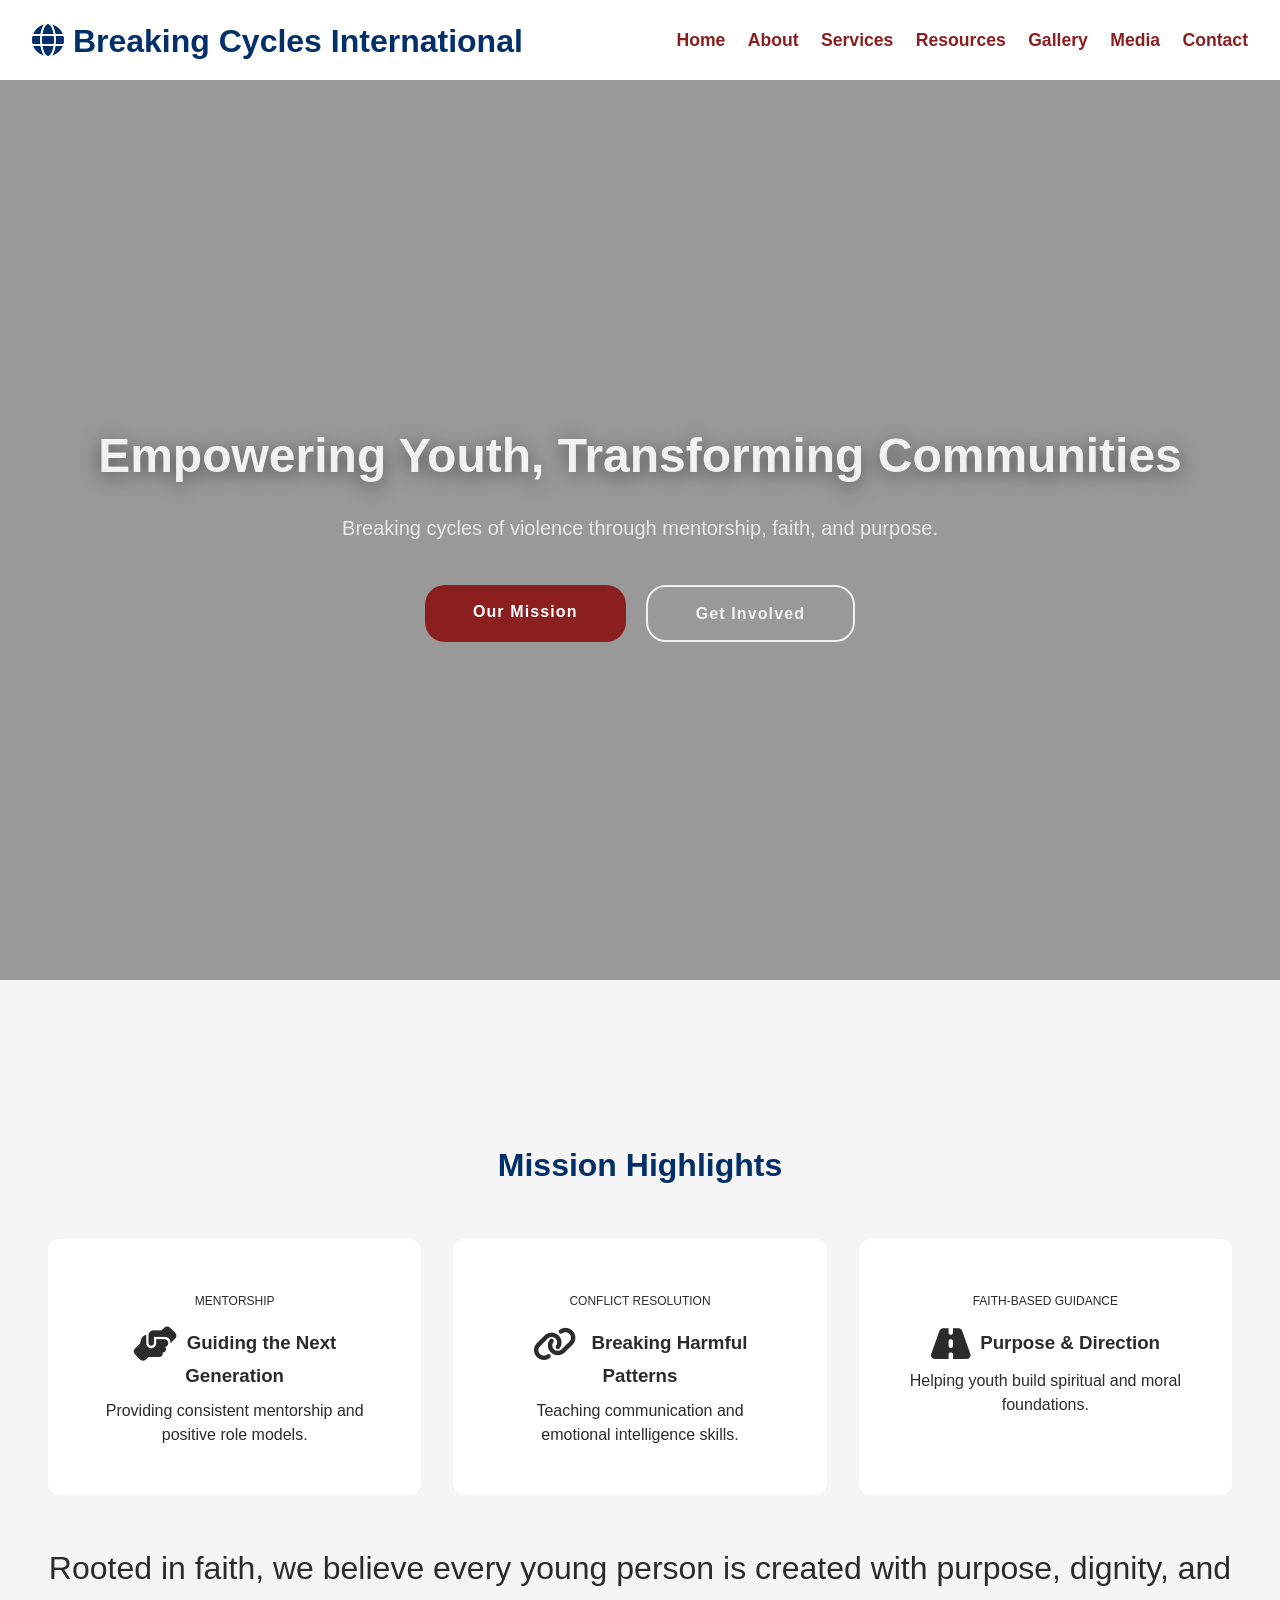
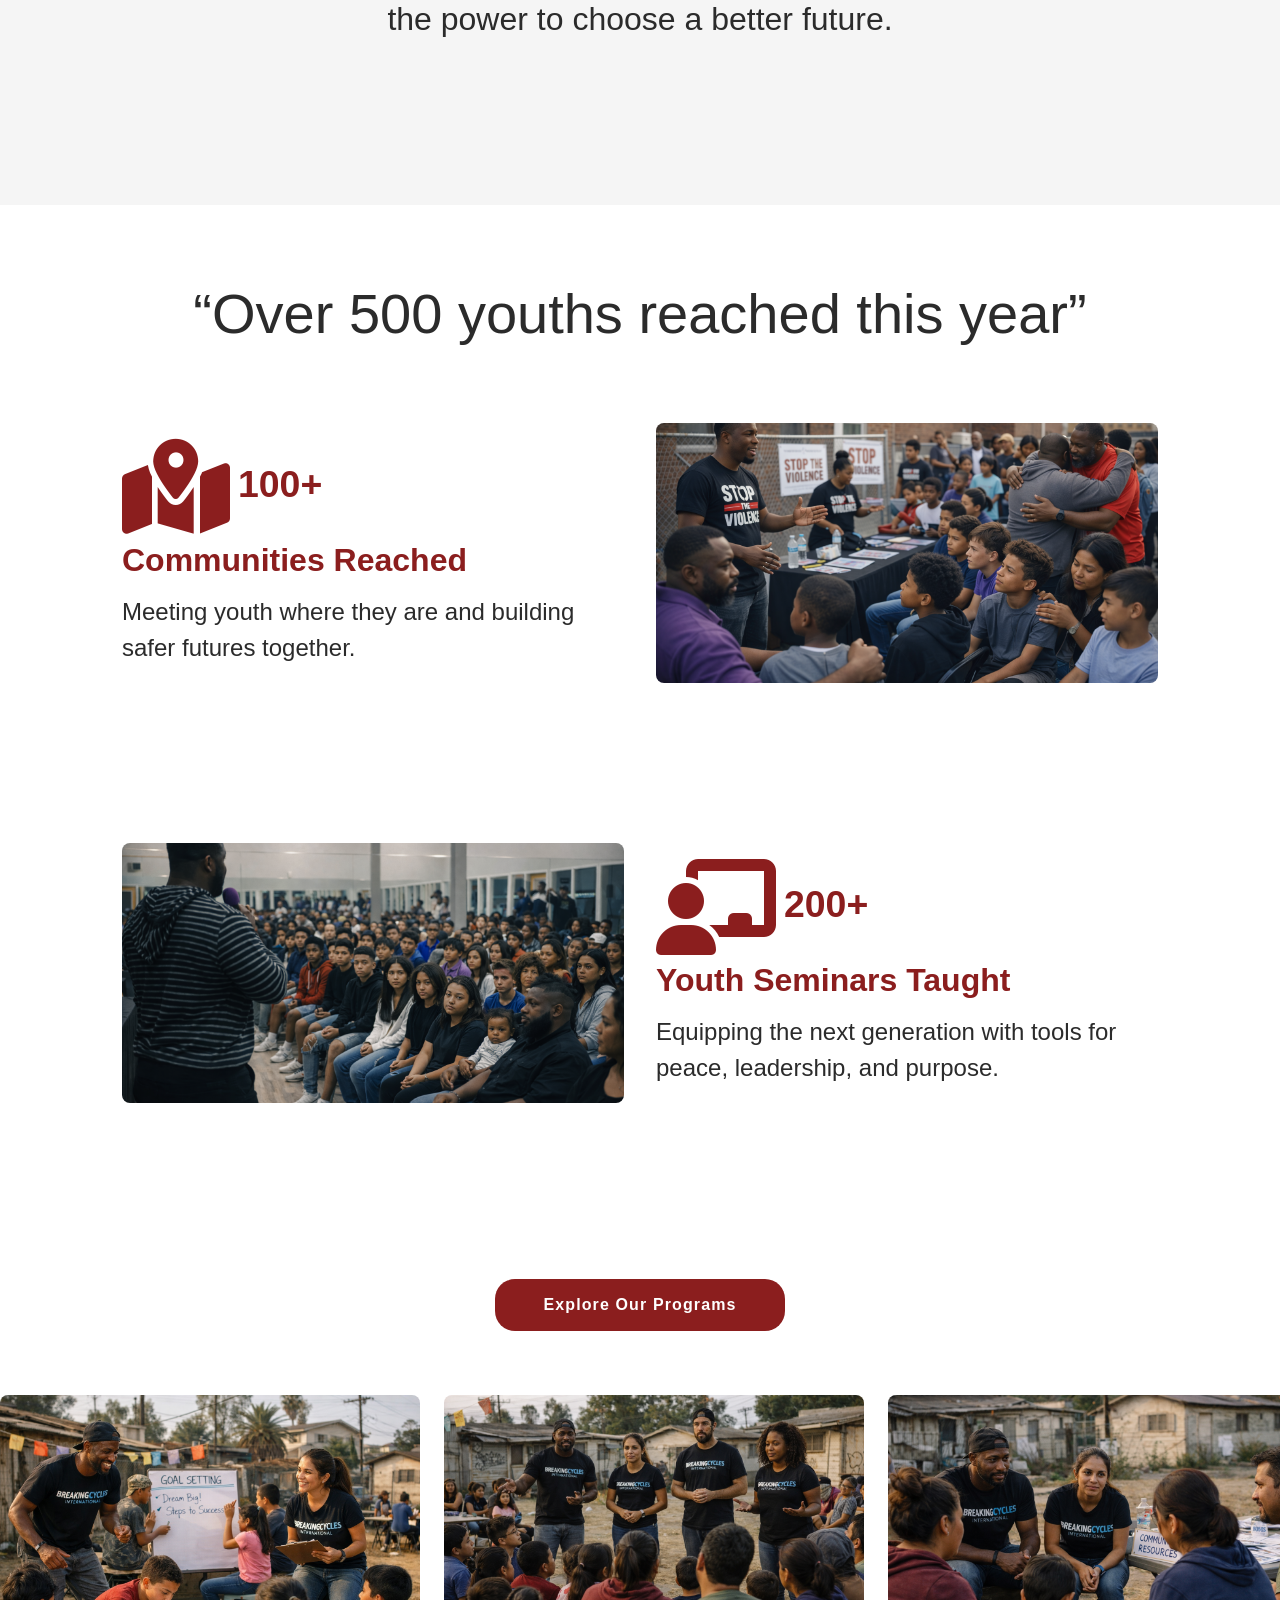
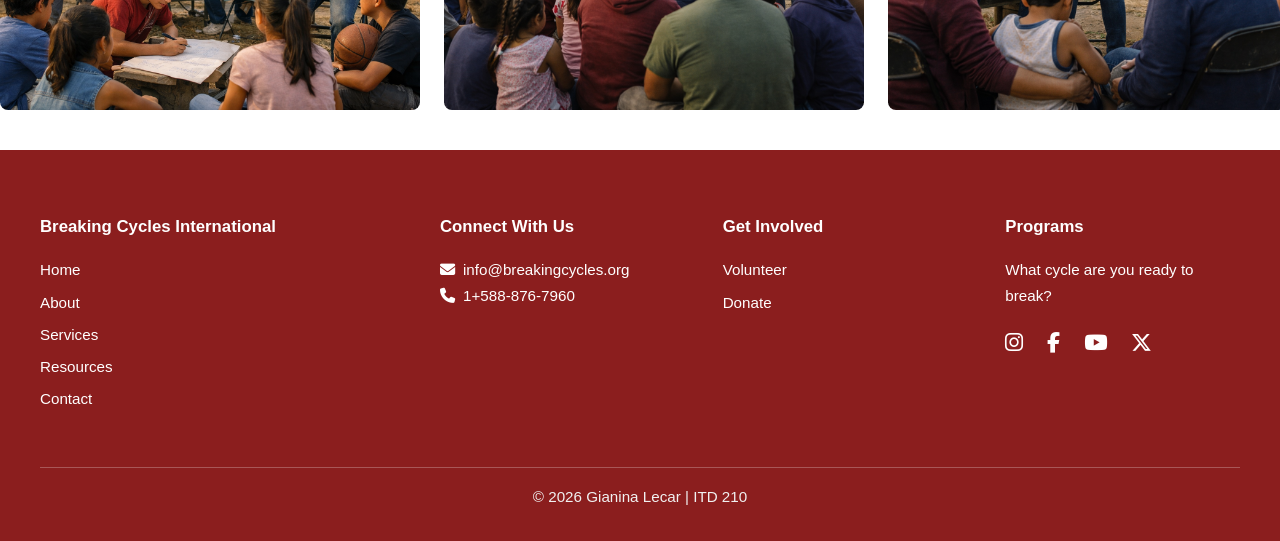
<file: index.html>
<!DOCTYPE html>
<html lang="en">
<head>
    <meta charset="UTF-8">
    <meta name="viewport" content="width=device-width, initial-scale=1.0">
    <meta http-equiv="Content-Security-Policy" content="
   default-src 'self';
   script-src 'self' https://kit.fontawesome.com https://cdn.jsdelivr.net https://cdn.tailwindcss.com;
   style-src 'self' 'unsafe-inline' https://fonts.googleapis.com https://cdnjs.cloudflare.com;
   font-src 'self' https://fonts.gstatic.com https://cdnjs.cloudflare.com;
   img-src 'self' data:;
   media-src 'self';
   connect-src 'self';
   object-src 'none';
   frame-ancestors 'none';
   base-uri 'self';
   ">
    <title>Home | Breaking Cycles International</title>
    <link rel="preconnect" href="https://fonts.googleapis.com">
    <link rel="preconnect" href="https://fonts.gstatic.com" crossorigin>
    <link href="https://fonts.googleapis.com/css2?family=Inter:wght@300;400;700&family=Montserrat:wght@600;800&display=swap" rel="stylesheet">
    <link rel="stylesheet" href="https://cdnjs.cloudflare.com/ajax/libs/font-awesome/6.5.1/css/all.min.css"/>
    
    <link rel="stylesheet" href="css/style.css">
</head>

<body>
      <!-- BACK-TO-TOP BUTTON: Lets users quickly return to the top of the page. -->
      <button class="back-to-top" id="backToTop" type="button" aria-label="Back to top">
      <i class="fa-solid fa-arrow-up" aria-hidden="true"></i>
      </button>

    <!-- Header Section -->
     <header class="site-header">
      <div class="logo"><i class="fa-solid fa-globe stat-icon" aria-hidden="true"></i>
         <span> Breaking Cycles International</span>
      </div>

      <!-- Desktop Navigation -->
      <nav class="desktop-nav">
        <ul>
            <li><a href="index.html">Home</a></li>
            <li><a href="about.html">About</a></li>
            <li><a href="services.html">Services</a></li>
            <li><a href="resources.html">Resources</a></li>
            <li><a href="gallery.html">Gallery</a></li>
            <li><a href="media.html">Media</a></li>
            <li><a href="contact.html">Contact</a></li>
        </ul>
     </nav>

     <!-- Mobile Nav Button -->
     <button class="menu-toggle" id="mobileToggle" aria-label="Open Menu">
      <i class="fa-solid fa-bars stat-icon" aria-hidden="true"></i>
     </button>
     </header>

     <!-- Mobile Navigation -->
   <nav class="mobile-nav" id="mobileNav" aria-label="Mobile navigation" aria-hidden="true">
      <button class="close-menu" id="closeMenu" aria-label="Close menu">
         <i class="fa-solid fa-xmark" aria-hidden="true"></i>
      </button>
        <ul>
            <li><a href="index.html">Home</a></li>
            <li><a href="about.html">About</a></li>
            <li><a href="services.html">Services</a></li>
            <li><a href="resources.html">Resources</a></li>
            <li><a href="gallery.html">Gallery</a></li>
            <li><a href="media.html">Media</a></li>
            <li><a href="contact.html">Contact</a></li>
        </ul>
     </nav>

     <!-- Main -->
     <main>
      <!--Hero Section-->
        <section class="hero">
            <video autoplay muted loop playsinline preload="metadata">
            <source src="images/hero.mp4" type="video/mp4">
            <!-- IMAGE CREDIT (AI-GENERATED)
               FILE/PAGE: index.html (Hero section)
               Image file: hero.mp4
               Creator: GIANINA LECAR (with AI assistance)
               Tool: Artlist.io
               Date created: 2026-02-02
               Prompt: A cinematic, documentary-style video showing diverse mentors and youths 
               in a low-income community center, engaging in calm one-on-one conversations, handshakes, 
               and supportive gestures to prevent violence through trust, guidance, and unity.
               Edits: none
               Notes: AI-generated image used for educational purposes.
            -->
            </video>
            <div class="hero-darken"></div>

         <div class="hero-overlay">
            <h1 class="load-in">Empowering Youth, Transforming Communities</h1>
            <p class="hero-subtext load-in-delay">Breaking cycles of violence through mentorship, faith, and purpose.</p>
            <div class="hero-actions load-in-delay">
               <a href="about.html" class="btn primary">Our Mission</a>
               <a href="contact.html" class="btn secondary">Get Involved</a>
            </div>
         </div>
        </section>

        <!-- Mission Highlights-->
         <section id="highlights" class="fade-in">
            <h2>Mission Highlights</h2>

            <div class="cards">
               <article class="card">
                  <div id="card-text">
                   <span class="card-tag">Mentorship</span>
                     <h3><i class="fa-solid fa-handshake-angle stat-icon" aria-hidden="true"></i>Guiding the Next Generation</h3>
                     <p>Providing consistent mentorship and positive role models.</p>
                  </div>
               </article>
               <article class="card">
                  <div id="card-text">
                   <span class="card-tag">Conflict Resolution</span>
                     <h3><i class="fa-solid fa-chain stat-icon" aria-hidden="true"></i> Breaking Harmful Patterns</h3>
                     <p>Teaching communication and emotional intelligence skills.</p>
                  </div>
               </article>
               <article class="card">
                  <div id="card-text">
                   <span class="card-tag">Faith-Based Guidance</span>
                     <h3><i class="fa-solid fa-road stat-icon" aria-hidden="true"></i>Purpose & Direction</h3>
                     <p>Helping youth build spiritual and moral foundations.</p>
                  </div>
               </article>
            </div>
            <section class="faith-bridge fade-in">
               <p>Rooted in faith, we believe every young person is created with purpose,
               dignity, and the power to choose a better future.</p>
            </section>
         </section>
         
         <!-- Stats -->
         <section class="stats-section">
            <blockquote class="impact-quote">
               “Over 500 youths reached this year”
            </blockquote>

               <!-- Stats Content -->
               <div class="stats-row fade-in">
                  <div class="stats-text">
                     
                     <h3><i class="fa-solid fa-map-location-dot stat-icon" aria-hidden="true"></i>100+</h3>
                     <p>Communities Reached<br>
                     <span>Meeting youth where they are and building safer futures together.</span></p>
                  </div>
                  <img class="stat-img" src="images/community.png" alt="Urban community anti-violence event with African American mentors speaking to children and families">
                  <!-- IMAGE CREDIT (AI-GENERATED)
                   FILE/PAGE: index.html (Stat section)
                   Image file: community.png
                   Creator: GIANINA LECAR (with AI assistance)
                   Tool: ChatGPT Image Generation
                   Date created: 2026-02-02
                   Prompt: Urban community anti-violence event with African American mentors speaking to children, 
                   “STOP THE VIOLENCE” signs, diverse families gathered, emotional moments of support and hugging, 
                   brick apartment buildings in the background, candid documentary style, natural lighting, 
                   realistic, heartfelt, community unity and mentorship.
                   Edits: none
                   Notes: AI-generated image used for educational purposes.
                   -->
               </div>

               <div class="stats-row fade-in">
                  <img class="stat-img" src="images/seminar.png" alt="A speaker addressing a diverse audience of mostly youths with parents">
                  <!-- IMAGE CREDIT (AI-GENERATED)
                   FILE/PAGE: index.html (Stat section)
                   Image file: seminar.png
                   Creator: GIANINA LECAR (with AI assistance)
                   Tool: ChatGPT Image Generation
                   Date created: 2026-02-02
                   Prompt: A cinematic, photorealistic scene of a speaker addressing a diverse 
                   audience of mostly youths with parents present, capturing a focused moment of leadership, 
                   learning, and shared responsibility, where attentive faces and mirrored walls 
                   reflect collective growth and community impact.
                   Edits: none
                   Notes: AI-generated image used for educational purposes.
                   -->
                  <div class="stats-text">
                     
                     <h3><i class="fa-solid fa-chalkboard-user stat-icon" aria-hidden="true"></i>200+</h3>
                     <p>Youth Seminars Taught<br>
                     <span>Equipping the next generation with tools for peace, leadership, and purpose.</span></p>
                  </div>
               </div>
               <div class="stats-cta">
                  <a href="programs.html" class="btn explore">Explore Our Programs</a>
               </div>
               <!-- AI Assistance Citation
                Tool: ChatGPT
                Date: 2026-02-01
                Where used: Stats section (Z-pattern layout with image placeholders)
                What AI did: Suggested semantic HTML structure for a two-row Z-pattern layout, including placement of image placeholders and statistic text to match a wireframe mockup.
                What I did: Integrated the structure into my homepage, adjusted wording to match my nonprofit content, and ensured it aligned with my overall site layout and accessibility goals.
                Prompt summary: Asked how to create a Z-pattern stats section with image placeholders that matched my homepage mockup.
                -->
               <!-- Stats End -->
         </section>

         <div class="scroll-wrapper">
            <div class="scroll-container">
               <!-- original images -->
               <img src="images/mentor_kids.png" alt="A group of mentors with children">
               <img src="images/mentor_speech.png" alt="Mentors giving a speech">
               <img src="images/mentor_parents.png" alt="Mentors talking to parents">
               <img src="images/one_one.png" alt="Mentor talking to a child">

               <!-- duplicate images for seamless loop -->
               <img src="images/mentor_kids.png" alt="A group of mentors with children">
               <img src="images/mentor_speech.png" alt="Mentors giving a speech">
               <img src="images/mentor_parents.png" alt="Mentors talking to parents">
               <img src="images/one_one.png" alt="Mentor talking to a child">
            </div>
         </div>
               <!-- IMAGE CREDIT (AI-GENERATED)
                   FILE/PAGE: index.html (Scroll section)
                   Image file: mentor_kids.png
                   Creator: GIANINA LECAR (with AI assistance)
                   Tool: ChatGPT Image Generation
                   Date created: 2026-02-03
                   Prompt: BreakingCyclesInternational mentors guiding a youth workshop outdoors, 
                   kids participating in activities and discussions, positive energy, low-income 
                   neighborhood setting, cinematic realism, 8k, photorealistic, 4:3 horizontal.
                   Edits: none
                   Notes: AI-generated image used for educational purposes.
                   -->
               <!-- IMAGE CREDIT (AI-GENERATED)
                   FILE/PAGE: index.html (Scroll section)
                   Image file: mentor_speech.png
                   Creator: GIANINA LECAR (with AI assistance)
                   Tool: ChatGPT Image Generation
                   Date created: 2026-02-03
                   Prompt: diverse Mentors from BreakingCyclesInternational speaking to diverse children 
                   and parents at a neighborhood gathering in a low-income urban community, open discussion, 
                   attentive faces, unity and hope, photorealistic, natural lighting, 8k, 
                   documentary style, 4:3 horizontal.
                   Edits: none
                   Notes: AI-generated image used for educational purposes.
                   -->
               <!-- IMAGE CREDIT (AI-GENERATED)
                   FILE/PAGE: index.html (Scroll section)
                   Image file: mentor_parents.png
                   Creator: GIANINA LECAR (with AI assistance)
                   Tool: ChatGPT Image Generation
                   Date created: 2026-02-03
                   Prompt: BreakingCyclesInternational mentors listening to parents during a small 
                   group conversation, empathy and reassurance, diverse families seated together, 
                   community resource table, realistic textures, natural light, 8k, 
                   photorealistic, 4:3 horizontal.
                   Edits: none
                   Notes: AI-generated image used for educational purposes.
                   -->
               <!-- IMAGE CREDIT (AI-GENERATED)
                   FILE/PAGE: index.html (Scroll section)
                   Image file: one_one.png
                   Creator: GIANINA LECAR (with AI assistance)
                   Tool: ChatGPT Image Generation
                   Date created: 2026-02-03
                   Prompt: BreakingCyclesInternational mentor kneeling to talk with a young child 
                   while a parent watches nearby, quiet encouragement and trust, urban housing background, 
                   candid moment, photorealistic, shallow depth of field, 8k, 4:3 horizontal.
                   Edits: none
                   Notes: AI-generated image used for educational purposes.
                   -->
     </main>
     <!-- Footer -->
     <footer class="site-footer">
      <div class="footer-grid">
         <!-- Column 1 -->
         <div class="footer-column1">
            <h4>Breaking Cycles International</h4>
            <nav class="footer-nav">
               <a href="index.html">Home</a>
               <a href="about.html">About</a>
               <a href="services.html">Services</a>
               <a href="resources.html">Resources</a>
               <a href="contact.html">Contact</a>
            </nav>
         </div>

         <!-- Column 2 -->
         <div class="footer-column">
            <h4>Connect With Us</h4>
            <p><i class="fa-solid fa-envelope stat-icon" aria-hidden="true"></i>info@breakingcycles.org</p>
            <p><i class="fa-solid fa-phone stat-icon" aria-hidden="true"></i>1+588-876-7960</p>
         </div>

         <!-- Column 3 -->
         <div class="footer-column">
            <h4>Get Involved</h4>
            <a href="#">Volunteer</a>
            <a href="#">Donate</a>
         </div>

         <!-- Column 4 -->
         <div class="footer-column">
            <h4>Programs</h4>
            <p>What cycle are you ready to break?</p>

            <div class="social-icons">
               <a href="#" aria-label="Instagram">
                  <i class="fa-brands fa-instagram"></i>
               </a>
               <a href="#" aria-label="Facebook">
                  <i class="fa-brands fa-facebook-f"></i>
               </a>
               <a href="#" aria-label="YouTube">
                  <i class="fa-brands fa-youtube"></i>
               </a>
               <a href="#" aria-label="X (Twitter)">
                  <i class="fa-brands fa-x-twitter"></i>
               </a>
            </div>
         </div>
      </div>
      <div class="footer-bottom">
         <p>&copy; 2026 Gianina Lecar | ITD 210</p>
      </div>
     </footer>
   <script src="js/script.js" defer></script>
</body>
</html>
</file>
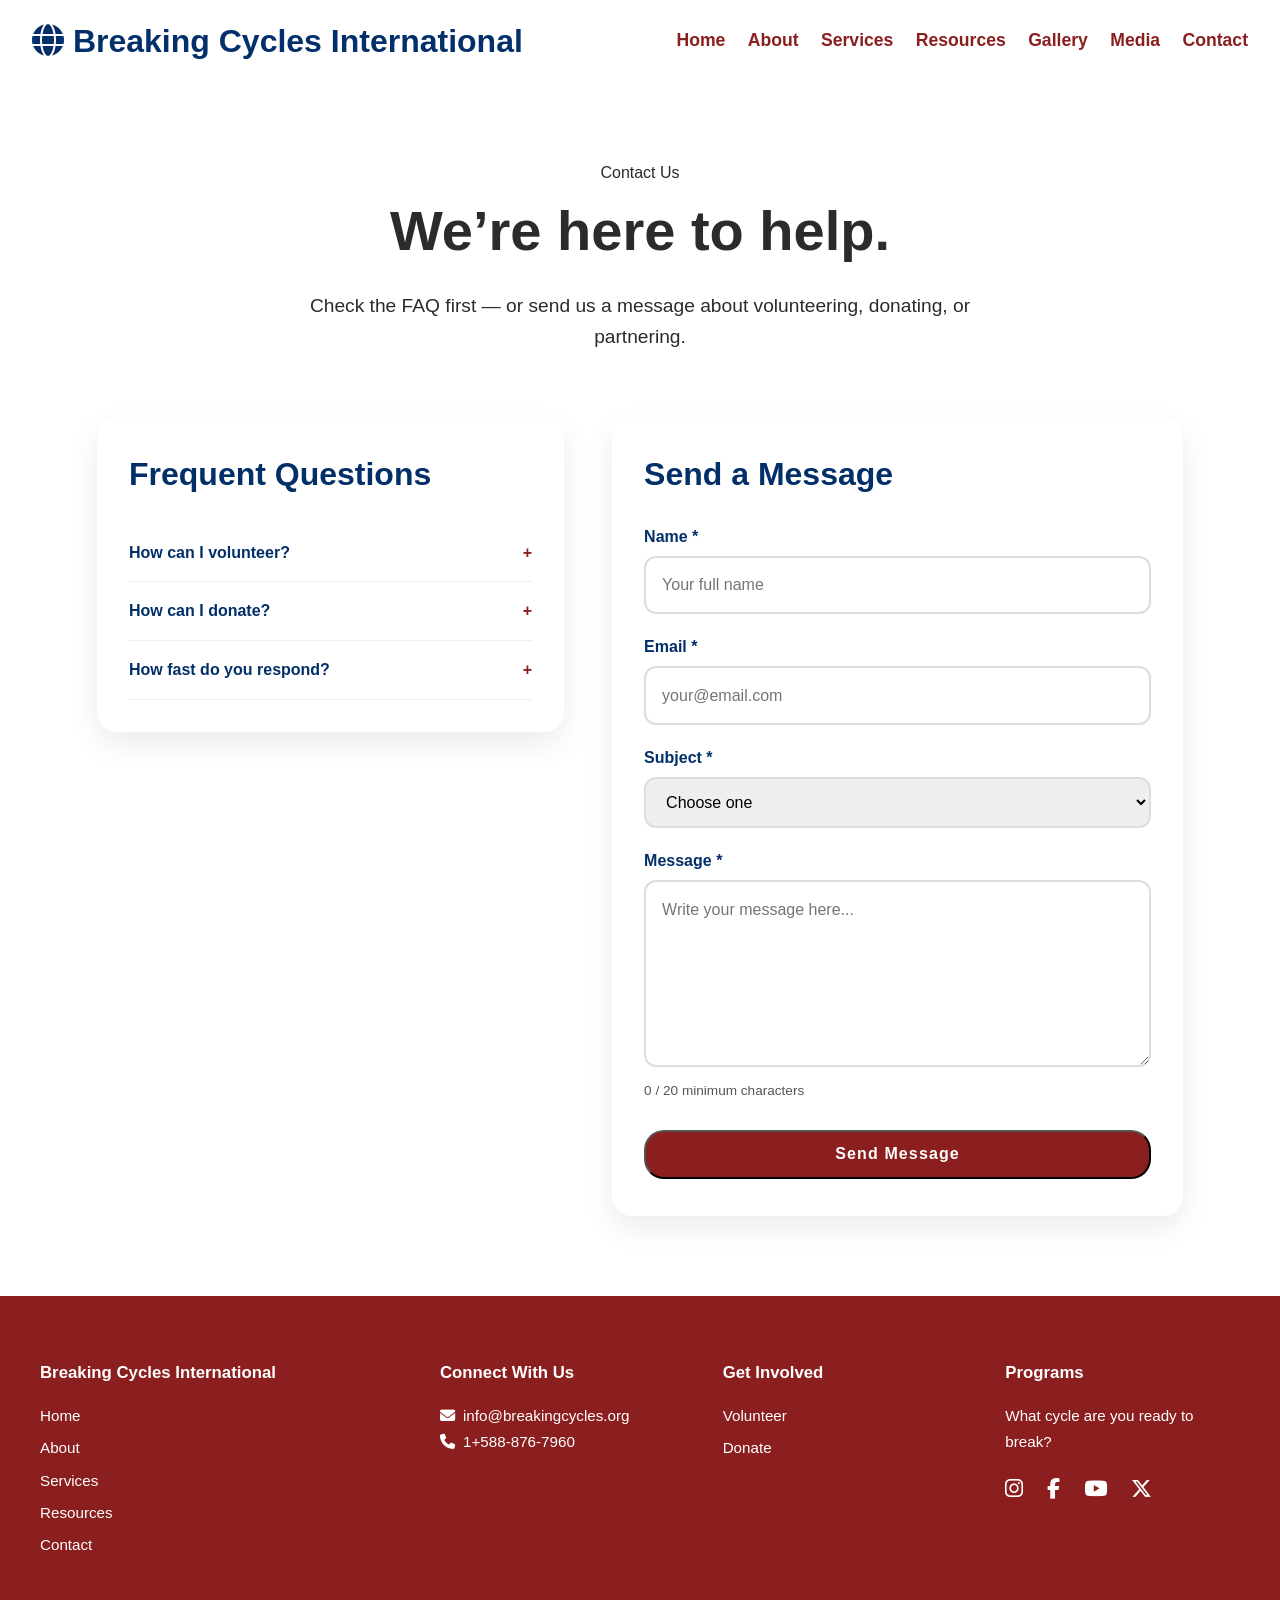
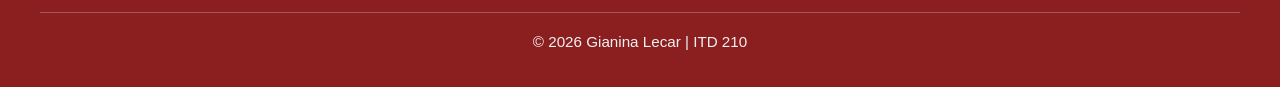
<file: contact.html>
<!DOCTYPE html>
<html lang="en">
<head>
    <meta charset="UTF-8">
    <meta name="viewport" content="width=device-width, initial-scale=1.0">
    <meta http-equiv="Content-Security-Policy" content="
    default-src 'self';
    script-src 'self' https://kit.fontawesome.com https://cdn.jsdelivr.net https://cdn.tailwindcss.com;
    style-src 'self' 'unsafe-inline' https://fonts.googleapis.com https://cdnjs.cloudflare.com;
    font-src 'self' https://fonts.gstatic.com https://cdnjs.cloudflare.com;
    img-src 'self' data:;
    media-src 'self';
    connect-src 'self' https://formspree.io;
    object-src 'none';
    frame-ancestors 'none';
    base-uri 'self';
    ">
    <title>Contact | Breaking Cycles International</title>
    <link rel="preconnect" href="https://fonts.googleapis.com">
    <link rel="preconnect" href="https://fonts.gstatic.com" crossorigin>
    <link href="https://fonts.googleapis.com/css2?family=Inter:wght@300;400;700&family=Montserrat:wght@600;800&display=swap" rel="stylesheet">
    <link rel="stylesheet" href="https://cdnjs.cloudflare.com/ajax/libs/font-awesome/6.5.1/css/all.min.css"/>
    <link rel="stylesheet" href="css/style.css">
</head>
<body>
      <!-- BACK-TO-TOP BUTTON: Lets users quickly return to the top of the page. -->
      <button class="back-to-top" id="backToTop" type="button" aria-label="Back to top">
      <i class="fa-solid fa-arrow-up" aria-hidden="true"></i>
      </button>   
      
    <!-- Header Section -->
     <header class="site-header">
      <div class="logo"><i class="fa-solid fa-globe stat-icon"></i>
         <span> Breaking Cycles International</span>
      </div>

      <!-- Desktop Navigation -->
      <nav class="desktop-nav">
        <ul>
            <li><a href="index.html">Home</a></li>
            <li><a href="about.html">About</a></li>
            <li><a href="services.html">Services</a></li>
            <li><a href="resources.html">Resources</a></li>
            <li><a href="gallery.html">Gallery</a></li>
            <li><a href="media.html">Media</a></li>
            <li><a href="contact.html">Contact</a></li>
        </ul>
     </nav>

     <!-- Mobile Nav Button -->
     <button class="menu-toggle" id="mobileToggle" aria-label="Open Menu">
      <i class="fa-solid fa-bars stat-icon"></i>
     </button>
     </header>

     <!-- Mobile Navigation -->
    <nav class="mobile-nav" id="mobileNav" aria-label="Mobile navigation" aria-hidden="true">
      <button class="close-menu" id="closeMenu" aria-label="Close menu">
        <i class="fa-solid fa-xmark" aria-hidden="true"></i>
      </button>
        <ul>
            <li><a href="index.html">Home</a></li>
            <li><a href="about.html">About</a></li>
            <li><a href="services.html">Services</a></li>
            <li><a href="resources.html">Resources</a></li>
            <li><a href="gallery.html">Gallery</a></li>
            <li><a href="media.html">Media</a></li>
            <li><a href="contact.html">Contact</a></li>
        </ul>
    </nav> 
    <main class="contact-wrap">
        <section class="contact-heading">
            <span class="eyebrow">Contact Us</span>
            <h1>We’re here to help.</h1>
            <p>Check the FAQ first — or send us a message about volunteering, donating, or partnering.</p>
        </section>

        <div class="contact-two-col">

            <!-- FAQ accordion -->
            <section class="faq">
            <h2>Frequent Questions</h2>

            <div class="faq-item">
                <button class="faq-q" aria-expanded="false" aria-controls="faqVolunteer">
                How can I volunteer?
                </button>
                <div class="faq-a">
                <p>Select “Volunteer” in the form and share how you would like to help.</p>
                </div>
            </div>

            <div class="faq-item">
                <button class="faq-q" aria-expanded="false" aria-controls="faqDonate">
                How can I donate?
                </button>
                <div class="faq-a">
                <p>Select “Donate” in the form and tell us what type of support you would like to provide.</p>
                </div>
            </div>

            <div class="faq-item">
                <button class="faq-q" aria-expanded="false" aria-controls="faqResponse">
                How fast do you respond?
                </button>
                <div class="faq-a">
                <p>We aim to respond within 24–48 hours.</p>
                </div>
            </div>
            </section>

            <!-- Formspree form -->
            <section class="contact-form-card">
                <h2>Send a Message</h2>

                <form id="contactForm" action="https://formspree.io/f/meenjryq" method="POST" novalidate>
                    
                    <div class="form-group">
                    <label for="name">Name *</label>
                    <input type="text" id="name" name="name" placeholder="Your full name" required aria-describedby="nameError">
                    <p class="error-message" id="nameError"></p>
                    </div>

                    <div class="form-group">
                    <label for="email">Email *</label>
                    <input type="email" id="email" name="email" placeholder="your@email.com" required aria-describedby="emailError">
                    <p class="error-message" id="emailError"></p>
                    </div>

                    <div class="form-group">
                    <label for="subject">Subject *</label>
                    <select id="subject" name="subject" required aria-describedby="subjectError">
                        <option value="">Choose one</option>
                        <option value="Volunteer">Volunteer</option>
                        <option value="Donate">Donate</option>
                        <option value="Partnership">Partnership</option>
                        <option value="General Question">General Question</option>
                    </select>
                    <p class="error-message" id="subjectError"></p>
                    </div>

                    <div class="form-group">
                    <label for="message">Message *</label>
                    <textarea id="message" name="message" rows="6" placeholder="Write your message here..." required aria-describedby="messageCounter messageError"></textarea>
                    <p id="messageCounter" class="character-counter">0 / 20 minimum characters</p>
                    <p class="error-message" id="messageError"></p>
                    </div>

                    <button type="submit" class="btn primary">Send Message</button>

                    <p id="formStatus" class="form-status" aria-live="polite"></p>
                </form>

                <!-- SUCCESS CARD: Appears after a successful Formspree submission. -->
                <div id="successCard" class="success-card" hidden aria-live="polite" tabindex="-1">
                    <i class="fa-solid fa-circle-check"></i>
                    <h3>Message Sent Successfully!</h3>
                    <p>
                        Thank you for reaching out. Your message has been received, and we will respond as soon as possible.
                    </p>
                    <a href="contact.html" class="btn primary">Send Another Message</a>
                </div>
            </section>

        </div>        
    </main>
    <!-- FOOTER SECTION
    The footer has supporting information and additional links. -->

    <!-- Footer -->
    <footer class="site-footer">
        <div class="footer-grid">
         <!-- Column 1 -->
         <div class="footer-column1">
            <h4>Breaking Cycles International</h4>
            <nav class="footer-nav">
               <a href="index.html">Home</a>
               <a href="about.html">About</a>
               <a href="services.html">Services</a>
               <a href="resources.html">Resources</a>
               <a href="contact.html">Contact</a>
            </nav>
         </div>

         <!-- Column 2 -->
         <div class="footer-column">
            <h4>Connect With Us</h4>
            <p><i class="fa-solid fa-envelope stat-icon" aria-hidden="true"></i>info@breakingcycles.org</p>
            <p><i class="fa-solid fa-phone stat-icon" aria-hidden="true"></i>1+588-876-7960</p>
         </div>

         <!-- Column 3 -->
         <div class="footer-column">
            <h4>Get Involved</h4>
            <a href="#">Volunteer</a>
            <a href="#">Donate</a>
         </div>

         <!-- Column 4 -->
         <div class="footer-column">
            <h4>Programs</h4>
            <p>What cycle are you ready to break?</p>

            <div class="social-icons">
               <a href="#" aria-label="Instagram">
                  <i class="fa-brands fa-instagram"></i>
               </a>
               <a href="#" aria-label="Facebook">
                  <i class="fa-brands fa-facebook-f"></i>
               </a>
               <a href="#" aria-label="YouTube">
                  <i class="fa-brands fa-youtube"></i>
               </a>
               <a href="#" aria-label="X (Twitter)">
                  <i class="fa-brands fa-x-twitter"></i>
               </a>
            </div>
         </div>
      </div>
      <div class="footer-bottom">
         <p>&copy; 2026 Gianina Lecar | ITD 210</p>
      </div>
    </footer>
    <script src="js/script.js" defer></script>
</body>
</html>
</file>
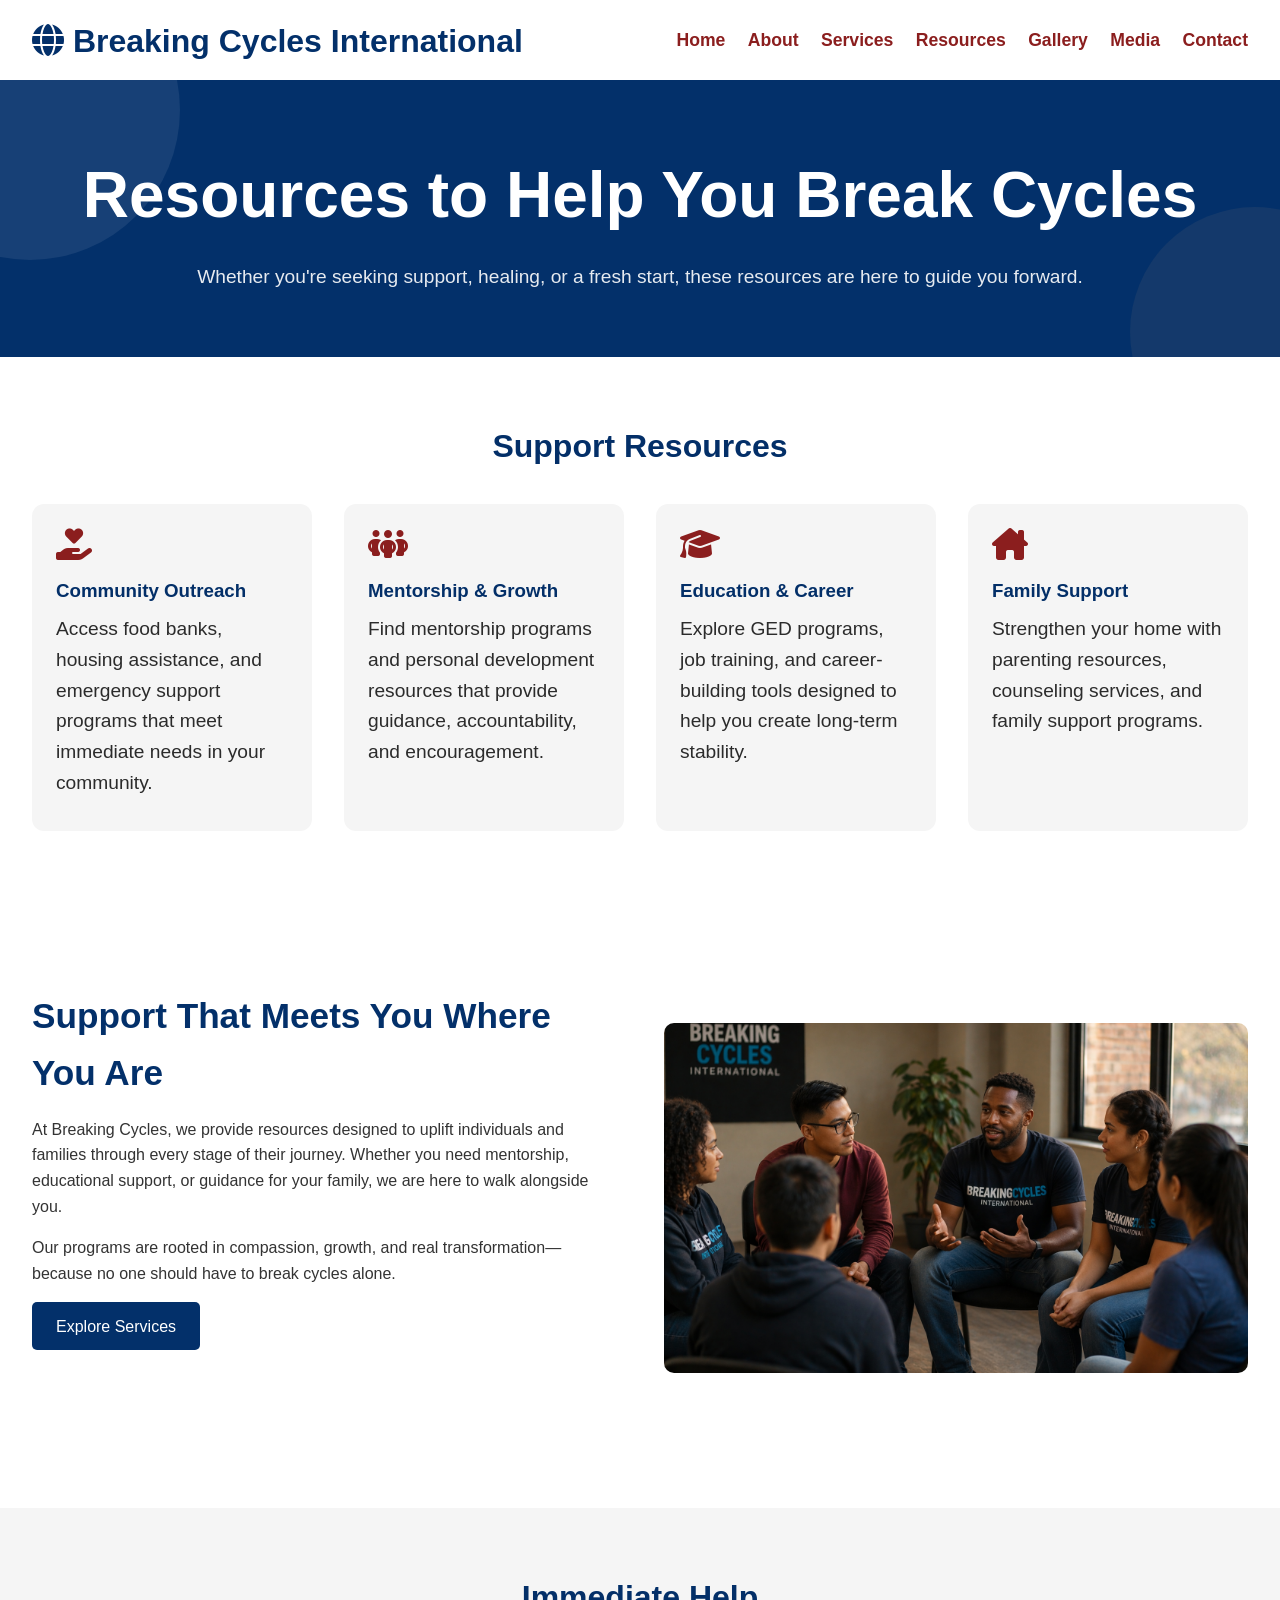
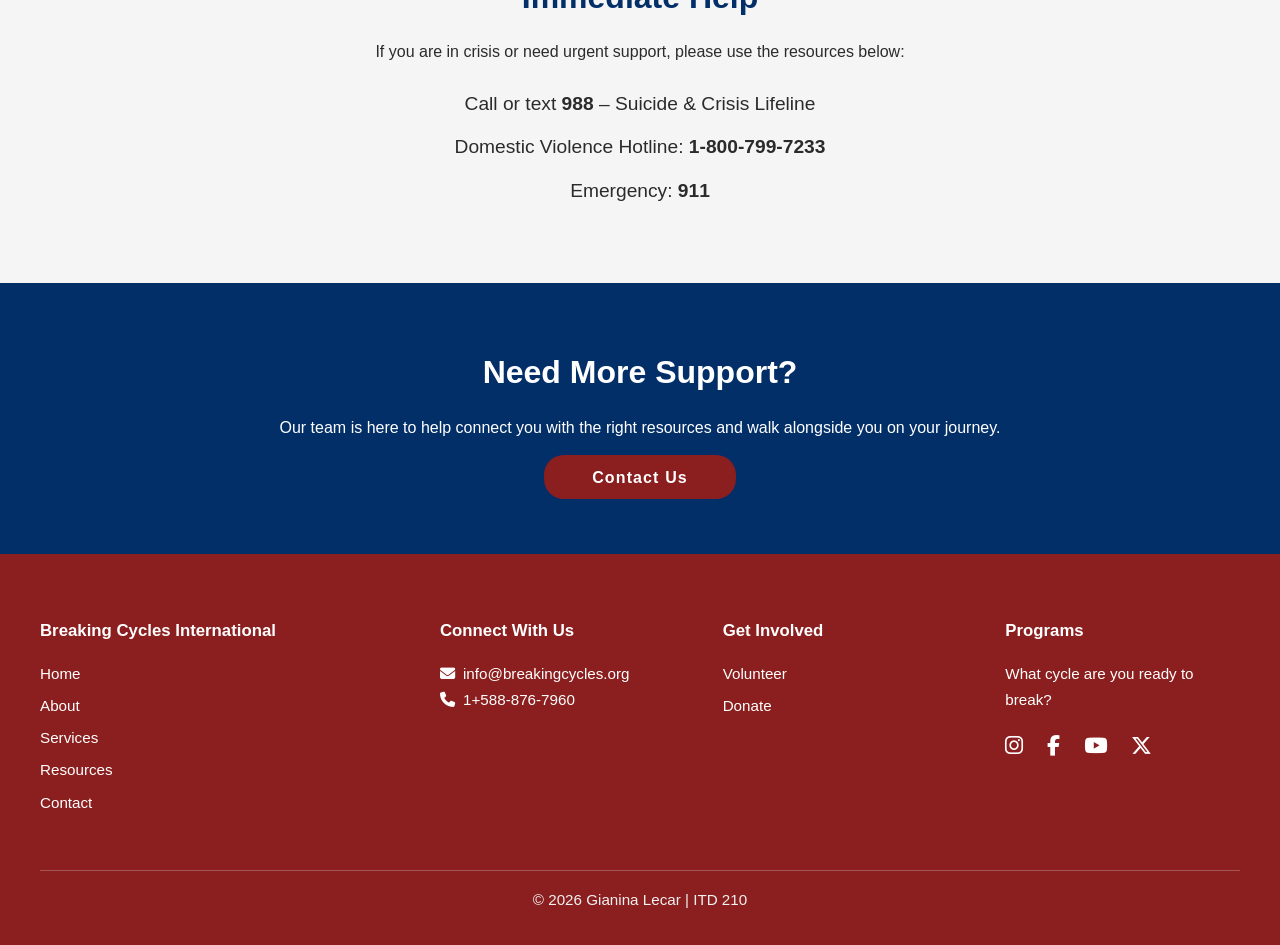
<file: resources.html>
<!DOCTYPE html>
<html lang="en">
<head>
    <meta charset="UTF-8">
    <meta name="viewport" content="width=device-width, initial-scale=1.0">
    <meta http-equiv="Content-Security-Policy" content="
   default-src 'self';
   script-src 'self' https://kit.fontawesome.com https://cdn.jsdelivr.net https://cdn.tailwindcss.com;
   style-src 'self' 'unsafe-inline' https://fonts.googleapis.com https://cdnjs.cloudflare.com;
   font-src 'self' https://fonts.gstatic.com https://cdnjs.cloudflare.com;
   img-src 'self' data:;
   media-src 'self';
   connect-src 'self';
   object-src 'none';
   frame-ancestors 'none';
   base-uri 'self';
   ">
    <title>Resources | Breaking Cycles International</title>
    <link rel="preconnect" href="https://fonts.googleapis.com">
    <link rel="preconnect" href="https://fonts.gstatic.com" crossorigin>
    <link href="https://fonts.googleapis.com/css2?family=Inter:wght@300;400;700&family=Montserrat:wght@600;800&display=swap" rel="stylesheet">
    <link rel="stylesheet" href="https://cdnjs.cloudflare.com/ajax/libs/font-awesome/6.5.1/css/all.min.css"/>
    
    <link rel="stylesheet" href="css/style.css">
</head>
<body>
      <!-- BACK-TO-TOP BUTTON: Lets users quickly return to the top of the page. -->
      <button class="back-to-top" id="backToTop" type="button" aria-label="Back to top">
      <i class="fa-solid fa-arrow-up" aria-hidden="true"></i>
      </button>

     <!-- Header Section -->
     <header class="site-header">
      <div class="logo"><i class="fa-solid fa-globe stat-icon" aria-hidden="true"></i>
         <span> Breaking Cycles International</span>
      </div>

      <!-- Desktop Navigation -->
      <nav class="desktop-nav">
        <ul>
            <li><a href="index.html">Home</a></li>
            <li><a href="about.html">About</a></li>
            <li><a href="services.html">Services</a></li>
            <li><a href="resources.html">Resources</a></li>
            <li><a href="gallery.html">Gallery</a></li>
            <li><a href="media.html">Media</a></li>
            <li><a href="contact.html">Contact</a></li>
        </ul>
     </nav>

     <!-- Mobile Nav Button -->
     <button class="menu-toggle" id="mobileToggle" aria-label="Open Menu">
      <i class="fa-solid fa-bars stat-icon" aria-hidden="true"></i>
     </button>
     </header>

     <!-- Mobile Navigation -->
      <nav class="mobile-nav" id="mobileNav" aria-label="Mobile navigation" aria-hidden="true">
         <button class="close-menu" id="closeMenu" aria-label="Close menu">
            <i class="fa-solid fa-xmark" aria-hidden="true"></i>
         </button>
        <ul>
            <li><a href="index.html">Home</a></li>
            <li><a href="about.html">About</a></li>
            <li><a href="services.html">Services</a></li>
            <li><a href="resources.html">Resources</a></li>
            <li><a href="gallery.html">Gallery</a></li>
            <li><a href="media.html">Media</a></li>
            <li><a href="contact.html">Contact</a></li>
        </ul>
      </nav>

     <main>
        <!-- Hero Section-->
        <section class="about-hero">
            <div class="hero-shape shape1"></div>
            <div class="hero-shape shape2"></div>
            <h1>Resources to Help You Break Cycles</h1>
            <p>Whether you're seeking support, healing, or a fresh start, these resources are here to guide you forward.</p>
        </section>

        <!-- Resource Section -->
        <section class="resources-section">
            <h2>Support Resources</h2>
            <div class="resources-grid">
                <div class="resource-card" tabindex="0" role="button" aria-expanded="false">
                    <i class="fa-solid fa-hand-holding-heart resource-icon" aria-hidden="true"></i>
                    <h3>Community Outreach</h3>
                    <p>Access food banks, housing assistance, and emergency support programs
                    that meet immediate needs in your community.</p>

                  <div class="more-info">
                     <ul>
                        <li>Food banks & meal programs</li>
                        <li>Emergency housing support</li>
                        <li>Financial assistance resources</li>
                     </ul>
                  </div>  
                </div>

                <div class="resource-card" tabindex="0" role="button" aria-expanded="false">
                    <i class="fa-solid fa-people-group resource-icon" aria-hidden="true"></i>
                    <h3>Mentorship & Growth</h3>
                    <p>Find mentorship programs and personal development resources that
                    provide guidance, accountability, and encouragement.</p>

                  <div class="more-info">
                     <ul>
                        <li>1-on-1 mentoring</li>
                        <li>Life coaching</li>
                        <li>Accountability groups</li>
                     </ul>
                  </div>                    
                </div>

                <div class="resource-card" tabindex="0" role="button" aria-expanded="false">
                    <i class="fa-solid fa-graduation-cap resource-icon" aria-hidden="true"></i>
                    <h3>Education & Career</h3>
                    <p>Explore GED programs, job training, and career-building tools
                    designed to help you create long-term stability.</p>

                  <div class="more-info">
                     <ul>
                        <li>GED prep and testing support</li>
                        <li>Job training & certification programs</li>
                        <li>College and trade school guidance</li>
                     </ul>
                  </div>                    
                </div>

                <div class="resource-card" tabindex="0" role="button" aria-expanded="false">
                    <i class="fa-solid fa-house-chimney resource-icon" aria-hidden="true"></i>
                    <h3>Family Support</h3>
                    <p>Strengthen your home with parenting resources, counseling services,
                    and family support programs.</p>

                  <div class="more-info">
                     <ul>
                        <li>Housing stability and emergency family assistance</li>
                        <li>Child development and early learning resources</li>
                        <li>Mental health and emotional wellness support</li>
                     </ul>
                  </div>                    
                </div>

            </div>
        </section>

        <section class="resources-split">
            <div class="resources-text">
               <h2>Support That Meets You Where You Are</h2>
               <p>
                  At Breaking Cycles, we provide resources designed to uplift individuals and families 
                  through every stage of their journey. Whether you need mentorship, educational support, 
                  or guidance for your family, we are here to walk alongside you.
               </p>
               <p>
                  Our programs are rooted in compassion, growth, and real transformation—because no one 
                  should have to break cycles alone.
               </p>
               <a href="services.html" class="resources-btn">Explore Services</a>
            </div>

            <div class="resources-image">
               <img src="images/resource_img1.png" alt="Community mentorship and support session">
            </div>
         </section>

        <!-- Crisis Section -->
        <section class="crisis-section">
            <h2>Immediate Help</h2>
            <p>If you are in crisis or need urgent support, please use the resources below:</p>
            <ul>
                <li>Call or text <strong>988</strong> – Suicide & Crisis Lifeline</li>
                <li>Domestic Violence Hotline: <strong>1-800-799-7233</strong></li>
                <li>Emergency: <strong>911</strong></li>
            </ul>
        </section>

        <section class="resources-cta">
            <h2>Need More Support?</h2>
            <p>Our team is here to help connect you with the right resources and walk
            alongside you on your journey.</p>
            <a href="contact.html" class="btn primary">Contact Us</a>
        </section>
     </main>

     <!-- Footer -->
     <footer class="site-footer">
      <div class="footer-grid">
         <!-- Column 1 -->
         <div class="footer-column1">
            <h4>Breaking Cycles International</h4>
            <nav class="footer-nav">
               <a href="index.html">Home</a>
               <a href="about.html">About</a>
               <a href="services.html">Services</a>
               <a href="resources.html">Resources</a>
               <a href="contact.html">Contact</a>
            </nav>
         </div>

         <!-- Column 2 -->
         <div class="footer-column">
            <h4>Connect With Us</h4>
            <p><i class="fa-solid fa-envelope stat-icon" aria-hidden="true"></i>info@breakingcycles.org</p>
            <p><i class="fa-solid fa-phone stat-icon" aria-hidden="true"></i>1+588-876-7960</p>
         </div>

         <!-- Column 3 -->
         <div class="footer-column">
            <h4>Get Involved</h4>
            <a href="#">Volunteer</a>
            <a href="#">Donate</a>
         </div>

         <!-- Column 4 -->
         <div class="footer-column">
            <h4>Programs</h4>
            <p>What cycle are you ready to break?</p>

            <div class="social-icons">
               <a href="#" aria-label="Instagram">
                  <i class="fa-brands fa-instagram"></i>
               </a>
               <a href="#" aria-label="Facebook">
                  <i class="fa-brands fa-facebook-f"></i>
               </a>
               <a href="#" aria-label="YouTube">
                  <i class="fa-brands fa-youtube"></i>
               </a>
               <a href="#" aria-label="X (Twitter)">
                  <i class="fa-brands fa-x-twitter"></i>
               </a>
            </div>
         </div>
      </div>
      <div class="footer-bottom">
         <p>&copy; 2026 Gianina Lecar | ITD 210</p>
      </div>
     </footer> 
     <script src="js/script.js" defer></script>    
</body>
</html>
</file>
<file: css/style.css>
:root{

/* Color palette */
--primary-blue:#032f68;
--primary-red:#8B1E1E;
--light-gray:#f5f5f5;
--text-dark:#2B2B2B;
--white:#ffffff;

/* Typography scale using clamp()
Clamp allows text to grow between a minimum and maximum size depending on
screen width. This improves readability across mobile, tablet, and desktop.
*/

--fs-small:clamp(0.9rem,1vw,1rem);
--fs-body:clamp(1rem,1.5vw,1.2rem);
--fs-subheading:clamp(1.4rem,3vw,2rem);
--fs-heading:clamp(2rem,5vw,3.5rem);

/* Spacing scale */
--space-sm:1rem;
--space-md:2rem;
--space-lg:4rem;

}
* {
    margin: 0;
    padding: 0;
    box-sizing: border-box;
}

html {
  scroll-behavior: smooth;
}

/* -- Body -- */
body {
    font-family: 'Inter', sans-serif;
    line-height: 1.6;
    background-color: white;
    color: #2B2B2B;
}

p {font-family: 'Inter', sans-serif;}

h1 {
    font-size: var(--fs-heading);
    font-family: 'Inter', sans-serif;
}

h2 {
    font-size: var(--fs-subheading);
    font-family: 'Montserrat', sans-serif;
    color: #03306a;
}

/* -- NAVIGATION LAYOUT
Flexbox is used to align the logo and navigation links horizontally. 
This allows it to adapt to different screen sizes.
-- */

.site-header {
    display: flex;
    justify-content: space-between;
    align-items: center;
    padding: 1.5rem 2rem;
}

.logo {
    font-family: 'Montserrat', sans-serif;
    font-weight: 800;
    font-size: 2rem;
    color: #03306a;
    line-height: 1.6rem;
}

/* -- NAVIGATION -- */
.desktop-nav {
    display: none;
}

.desktop-nav ul {
    display: flex;
    gap: 1.4rem;
    list-style: none;
}

.desktop-nav a {
    text-decoration: none;
    color: #8B1E1E;
    font-weight: 800;
    font-size: 1.1rem;
}

.menu-toggle {
    display: block;
    font-size: 2rem;
    color: var(--primary-red);
    cursor: pointer;
    background: none;
    border: none;
}

.mobile-nav {
    position: fixed;
    top: 0;
    right: -100%;
    width: 75%;
    max-width: 320px;
    height: 100vh;
    background: #03306a;
    padding: 6rem 2rem 2rem;
    transition: right 0.3s ease;
    z-index: 999;
}

.mobile-nav.open {
    right: 0;
    box-shadow: 2px 5px 10px 7px rgba(9, 9, 13, 0.7);
}

.mobile-nav ul {
    list-style: none;
}

.mobile-nav li {
    margin-bottom: 1.5rem;
}

.mobile-nav a {
    text-decoration: none;
    font-size: 1.5rem;
    font-weight: 700;
    color: #f1f1f1;
    text-shadow: 1px 2px 1px black;
}

.mobile-nav a:hover {
    color: #d62d2d;
}

.close-menu {
    position: absolute;
    top: 1.5rem;
    right: 1.5rem;
    background: none;
    border: none;
    font-size: 2rem;
    color: #ffffff;
    cursor: pointer;
}

.close-menu:hover {
    opacity: 0.7;
}

a:hover {
    color: #03306a;
;
}

/* Back-to-top button: hidden by default, then revealed after the user scrolls down. */
.back-to-top {
  position: fixed !important;
  right: 1.25rem !important;
  bottom: 1.25rem !important;
  left: auto !important;
  top: auto !important;

  width: 48px;
  height: 48px;
  border: none;
  border-radius: 50%;
  background: var(--primary-blue);
  color: var(--white);
  font-size: 1.1rem;
  cursor: pointer;

  opacity: 0;
  visibility: hidden;
  transform: translateY(12px);
  transition: opacity 0.3s ease, transform 0.3s ease, visibility 0.3s ease;
  z-index: 2000;
  box-shadow: 0 10px 25px rgba(0,0,0,0.25);

  display: flex;
  align-items: center;
  justify-content: center;
}

.back-to-top.show {
  opacity: 1;
  visibility: visible;
  transform: translateY(0);
}

.back-to-top:hover {
  background: var(--primary-red);
}

.back-to-top:focus-visible {
  outline: 4px solid rgba(139, 30, 30, 0.45);
  outline-offset: 4px;
}

/* GLOBAL KEYBOARD FOCUS */
/* Gives all keyboard users a visible focus ring across links, buttons, form fields, and media controls. */
a:focus-visible,
button:focus-visible,
input:focus-visible,
select:focus-visible,
textarea:focus-visible,
video:focus-visible,
audio:focus-visible {
  outline: 4px solid rgba(139, 30, 30, 0.45);
  outline-offset: 4px;
  border-radius: 0.35rem;
}

/* -- Hero -- */
.hero {
    position: relative;
    height: 100vh;
    overflow: hidden;
}

.hero video {
    position: absolute;
    inset: 0;
    width: 100%;
    height: 100%;
    object-fit: cover;
    z-index: 1;
}

.hero-darken {
    position: absolute;
    inset: 0;
    background: rgba(0, 0, 0, 0.4);
    z-index: 1;
}

.hero-overlay {
    position: absolute;
    inset: 0;
    display: flex;
    flex-direction: column;
    justify-content: center;
    align-items: center;
    text-align: center;
    padding: 2rem;
    z-index: 2;
}

.hero-overlay h1 {
    color: #f1f1f1;
    font-size: 3rem;
    font-weight: 800;
    text-shadow: 0 4px 20px rgba(0, 0, 0, 0.5);
}

.hero-subtext {
    margin-top: 1rem;
    max-width: 700px;
    font-size: 1.25rem;
    font-weight: 400;
    line-height: 1.7;
    color: rgba(241, 241, 241, 0.9);
}

.hero-actions {
    margin-top: 2.5rem;
    display: flex;
    gap: 1.25rem;
    justify-content: center;
    flex-wrap: wrap;
}

.btn {
  padding: 0.85rem 3rem;
  font-size: 1rem;
  font-weight: 700;
  border-radius: 20px;
  text-decoration: none;
  transition: all 0.3s ease;
  letter-spacing: 0.07em;
}

.btn.primary {
  background-color: #8B1E1E;
  color: #ffffff;
}

.btn.primary:hover {
  background-color: #d62d2d;
  transform: translateY(-2px);
}

.btn.secondary {
  background-color: transparent;
  color: #f1f1f1;
  border: 2px solid rgba(255, 255, 255, 0.85);
}

.btn.secondary:hover {
  background-color: rgba(24, 24, 162, 0.3);
  transform: translateY(-2px);
}

/* ---------------- LOAD ANIMATION ---------------- */
@keyframes loadIn {
    from {
        opacity: 0;
        transform: translateY(30px);
    }
    to {
        opacity: 1;
        transform: translateY(0);
    }
}

.load-in {
    opacity: 0;
    animation: loadIn 2s ease forwards;
}

.load-in-delay {
    opacity: 0;
    animation: loadIn 2s ease forwards;
    animation-delay: 0.6s;
}

/* -- Cards --*/
#highlights {
    padding: 10rem 3rem;
    text-align: center;
    background: #f5f5f5;
}

.cards {
    display: grid;
    grid-template-columns:1fr;
    gap: 2rem;
    margin-top: 3rem;
}

.card {
    padding: 3rem 3rem;
    border-radius: 12px;
    background: #ffffff;
}

.card h3 i {
    font-size: 2.2rem;
    margin-right: 0.6rem;
    vertical-align: middle;
}
.card h3 {
    margin: 0.8rem 0 0.5rem;
}

.card p {
    margin: 0;
    line-height: 1.5;
}

.card-tag {
    font-size: 0.75rem;
    text-transform: uppercase;
    color: #2b2b2b;
}

.card:hover {
    transform: translateY(-10px);
    box-shadow: 0 12px 30px rgba(0, 0, 0, 0.1);
}

.faith-bridge p {
    font-family: 'Inter', sans-serif;
    font-size: 2rem;
    font-weight: 400;
    margin-top: 3rem;
}
/*-- Stats -- */
.stats-section {
    padding: 4rem 2rem;
    max-width: 1100px;
    margin: 0 auto;
}

.impact-quote {
    text-align: center;
    font-size: 3.5rem;
    margin-bottom: 4rem;
}
.stats-row {
    display: grid;
    grid-template-columns: 1fr;
    gap: 3rem;
    text-align:center;
    align-items: center;
    padding-bottom: 6rem;
    margin-bottom: 4rem;
}

.stats-row.reversed {
    direction: ltr;
}

.stat-img {
    width: 100%;
    height: 320px;
    object-fit: cover;
    border-radius: 8px;
    display: block;
}

.stats-text {
    font-size: xx-large;
    font-weight: 800;
    color: #8B1E1E;
}

.stats-text h3 i {
    font-size: 6rem;
    margin-right: 0.5rem;
    vertical-align: middle;
}

.stats-text span {
  display: block;
  font-size: 1.5rem;
  font-weight: 400;
  color: #2b2b2b;
  margin-top: 0.5rem;
  line-height: 1.5;
}
/* AI Assistance Citation
Tool: ChatGPT
Date: January 28, 2026
Where used: Stats section styling (Z-pattern layout and image placeholders)
What AI did: Suggested CSS Grid layout and row reversal technique to create a Z-pattern design.
What I did: Implemented the styles, adjusted spacing and sizing, and tested responsiveness across screen sizes.
Prompt summary: Asked how to space and reverse my text and images to create a z pattern based on my homepage mockup.
*/

.btn.explore{
  background-color: #8B1E1E;
  color: #ffffff;
  margin-top: 1rem;
}

.btn.explore:hover {
  background-color: #d62d2d;
  transform: translateY(-2px);
}

.stats-cta {
    display: flex;
    justify-content: center;
    margin-top: 2rem;
}

#highlights,
.stats-section {
  scroll-margin-top: 120px;
}
/* -- Scroll Images -- */
.scroll-wrapper {
  overflow: hidden;
  width: 100%;
  margin-bottom: 2.5rem;
}

.scroll-container {
  display: flex;
  gap: 1.5rem;
  width: max-content;
  animation: auto-scroll 35s linear infinite;
}

.scroll-container img {
  width: 320px;
  height: auto;
  object-fit: cover;
  flex-shrink: 0;
  border-radius: 1rem;
}

@keyframes auto-scroll {
  from {
    transform: translateX(0);
  }

  to {
    transform: translateX(-50%);
  }
}

/* AI Assistance Citation
Tool: ChatGPT
Date: February 3, 2026
Where used: Scroll image gallery
What AI did: Provided CSS to control desktop image sizing while maintaining a 4:3 aspect ratio, prevent cropping or distortion using object-fit: contain, and ensure responsive scaling on mobile devices through viewport-based sizing and media queries.
What I did: Implemented the recommended styles, adjusted image dimensions to fit my design, and tested responsiveness across desktop and mobile screen sizes to ensure images displayed consistently without cropping.
Prompt summary: Asked how to prevent scroll-section images from appearing too large on desktop while keeping them responsive on mobile without image distortion.
*/
/* Image Gallery */
.scroll-container img{
  flex: 0 0 auto;
  width: 420px;
  aspect-ratio: 4 / 3;
  object-fit: cover;
  border-radius: 8px;
  scroll-snap-align: start;
  display: block;
}
/* ----------------    ABOUT PAGE    --------------- */

/* -- About Hero -- */
.about-hero {
    position:relative;
    overflow:hidden;
    background-color: #03306a;
    color: #ffffff;
    text-align: center;
    padding:clamp(4rem,8vw,7rem) 2rem;
}

.about-hero h1 {
    font-size: clamp(2.5rem, 5vw, 4rem);
}

.about-hero p {
    font-size: clamp(1rem, 1.5vw, 1.3rem);
    margin-top: 1rem;
    opacity: 0.9;
}

.hero-shape {
    position: absolute;
    border-radius: 50%;
    opacity:.08;
    z-index:0;
}

.shape1 {
    width: 300px;
    height: 300px;
    background: var(--light-gray);
    top: -120px;
    left: -120px;
}

.shape2 {
    width:250px;
    height:250px;
    background:#D4A373;
    bottom:-100px;
    right:-100px;
}

/* -- Intro Section -- */
.about-intro {
  max-width: 800px;
  margin: 0 auto;
  padding: 8rem 2rem;
  text-align: center;
}

.about-intro .eyebrow {
  display: block;
  color: var(--primary-red);
  font-weight: 800;
  text-transform: uppercase;
  letter-spacing: 0.12em;
  font-size: 0.8rem;
  margin-bottom: 0.5rem;
}

.about-intro h2 {
  margin-bottom: 1rem;
}

.about-intro p {
  font-size: var(--fs-body);
  line-height: 1.7;
  color: var(--text-dark);
}

/* -- About Mission Section -- */
.about-mission {
  padding: 5rem 2rem;
  background:
    linear-gradient(rgba(3, 47, 104, 0.8), rgba(3, 47, 104, 0.8)),
    url("../images/group_pic.png") center/cover;
}

.mission-card {
  max-width: 750px;
  margin: 0 auto;
  padding: 3rem 2rem;
  text-align: center;
  background: rgba(255, 255, 255, 0.96);
  border-radius: 1.5rem;
  box-shadow: 0 20px 45px rgba(0, 0, 0, 0.18);
}

.mission-card .eyebrow {
  display: block;
  color: var(--primary-red);
  font-weight: 800;
  text-transform: uppercase;
  letter-spacing: 0.12em;
  font-size: 0.8rem;
}

.mission-card h2 {
  margin-top: 0.75rem;
  font-size: clamp(2rem, 4vw, 3rem);
  color: var(--primary-blue);
}

.mission-card p {
  max-width: 600px;
  margin: 1rem auto 0;
  font-size: var(--fs-body);
  line-height: 1.6;
}

.mission-pill-row {
  display: flex;
  justify-content: center;
  gap: 0.75rem;
  flex-wrap: wrap;
  margin-top: 1.75rem;
}

.mission-pill-row span {
  padding: 0.45rem 1rem;
  border-radius: 999px;
  background: var(--primary-red);
  color: white;
  font-weight: 700;
  font-size: 0.85rem;
}

/* 
TEAM GRID 
CSS Grid is used to create a responsive layout for my team cards.
On mobile they stack vertically, but horizontally on larger screen.
*/

.team-section {
  max-width: 1500px;
  margin: 0 auto;
}

.team-section {
  padding: 5rem 2rem;
  background: linear-gradient(to bottom, #dddddd, #ffffff);
}

.team-section h2 {
  text-align: center;
  margin-bottom: 0.75rem;
}

.team-section::before {
  content: "Meet the people guiding the mission forward.";
  display: block;
  text-align: center;
  max-width: 650px;
  margin: 0 auto 2.5rem;
  color: var(--text-dark);
  font-size: var(--fs-body);
}

.team-grid {
  display: grid;
  grid-template-columns: 1fr;
  gap: 2rem;
}

.team-card {
  perspective: 1000px;
  min-height: 420px;
}

.card-inner {
  position: relative;
  width: 100%;
  height: 100%;
  min-height: 420px;
  transition: transform 0.7s ease;
  transform-style: preserve-3d;
}

.team-card:hover .card-inner,
.team-card:focus-within .card-inner {
  transform: rotateY(180deg);
}

.card-front,
.card-back {
  position: absolute;
  inset: 0;
  backface-visibility: hidden;
  border-radius: 1.25rem;
  overflow: hidden;
}

.card-front img {
  width: 100%;
  height: 320px;
  object-fit: cover;
  object-position: top center;
  display: block;
}

/* NAME OVERLAY */

.card-info {
  padding: 1.25rem;
  background: var(--primary-red);
  color: white;
}

.card-info h3 {
  margin-bottom: 0.25rem;
  font-size: 1.3rem;
}

.card-info p {
  font-size: 0.95rem;
  opacity: 0.9;
}

/* CARD BACK */
.card-back {
  transform: rotateY(180deg);
  background: linear-gradient(145deg, #032f68, #061b3a);
  color: white;
  padding: 2rem;
  display: flex;
  flex-direction: column;
  justify-content: center;
}

.role-badge {
  display: inline-block;
  width: fit-content;
  padding: 0.35rem 0.75rem;
  border-radius: 999px;
  background: rgba(255, 255, 255, 0.15);
  font-size: 0.8rem;
  margin-bottom: 1rem;
  text-transform: uppercase;
  letter-spacing: 1px;
}

.card-back h3 {
  font-size: 1.5rem;
  margin-bottom: 0.75rem;
}

.card-back p {
  line-height: 1.6;
  opacity: 0.95;
}

.card-back ul {
  margin-top: 1rem;
  padding-left: 1.2rem;
}

.card-back li {
  margin-bottom: 0.4rem;
}


/* -- About Story Grid --*/
.story-grid {
    display: grid;
    grid-template-columns: 1fr;
    gap: 3rem;
    align-items: center;
    padding: 5rem 2rem;
}

.story-grid img {
    width: 100%;
    height: auto;
    border-radius: 10px;
    display: block;
    transition:transform .4s ease;
}

.story-image img:hover{
    transform:scale(1.04);
}

.story-text h2 {
    font-size: clamp(1.8rem, 3vw, 2.5rem);
}

.story-text p {
    font-size: clamp(.95rem, 1.2vw, 1.8rem);
    margin-bottom: 1rem;
}



/* -- About Video -- */
.about-video {
    text-align: center;
    padding: 5rem 2rem;
}

.video-wrapper {
    max-width: 900px;
    margin: 2rem auto 0;
    aspect-ratio: 16 / 9;
}

.video-wrapper video {
    width: 100%;
    height: 100%;
    border-radius: 10px;
    object-fit: cover;
}

.pull-quote {
    background:#f6f6f6;
    padding:clamp(3rem,6vw,5rem) 2rem;
    text-align: center;
    text-transform: uppercase;
}

.pull-quote blockquote {
    font-size:clamp(1.6rem,3vw,2.3rem);
    font-weight:700;
    color:#8B1E1E;
    max-width:800px;
    margin:auto;
    line-height:1.4;
}

.about-mission {
  position: relative;
}

.about-story {
  position: relative;
  padding: 6rem 2rem;
  background: white;
  overflow: hidden;
}

.about-story::after {
  content: "";
  position: absolute;
  width: 120%;
  height: 300px;
  background: #03306a; /* your deep blue */
  bottom: -120px;
  left: -10%;
  transform: rotate(-5deg);
  opacity: 0.05;
  z-index: 0;
}

.about-story > * {
  position: relative;
  z-index: 1;
}

.about-cta {
    text-align: center;
    padding:clamp(3rem,6vw,5rem) 2rem;
    background-color: #F5F5F5;
}

.about-cta h2 {
    font-size: clamp(1.8rem, 3vw, 2.5rem);
    margin-bottom: 1.5rem;
}

.inspo {
    font-size: large;
    margin: 3%;
    text-align: center;
}

.inspo h3 {
    font-family: 'Inter', sans-serif;
    font-size: xx-large;
}

.inspo a {
    text-decoration: none;
    color: var(--primary-red);
    font-family: 'Inter', sans-serif;
    font-weight: 200;
}

.inspo a:hover {
    text-decoration: none;
    color: var(--primary-blue);
}

/* ----------------- RESOURCES PAGE ----------------- */

.resources-section {
    padding: var(--space-lg) var(--space-md);
    max-width: 1400px;
    margin: 0 auto;
}

.resources-section h2 {
    color: var(--primary-blue);
    text-align: center;
    padding-bottom: var(--space-md);
}
.resources-intro {
    text-align: center;
    max-width: 800px;
    margin: 0 auto var(--space-lg);
    font-size: var(--fs-body);
}

.resources-grid {
    display: grid;
    grid-template-columns: 1fr;
    gap: 2rem;
}

.resource-card {
  background: var(--light-gray);
  padding: 1.5rem;
  border-radius: 12px;
  cursor: pointer;
  transition: all 0.3s ease;
  position: relative;
  overflow: hidden;
}

.resource-card:nth-child(2) { animation-delay: 0.2s; }
.resource-card:nth-child(3) { animation-delay: 0.4s; }
.resource-card:nth-child(4) { animation-delay: 0.6s; }

/* ICON STYLE */
.resource-icon {
  font-size: 2rem;
  color: var(--primary-red);
  margin-bottom: 1rem;
}

/* hidden content */
.more-info {
  max-height: 0;
  overflow: hidden;
  opacity: 0;
  transform: translateY(-10px);
  transition: all 0.4s ease;
  margin-top: 0.5rem;
}

/* ACTIVE (clicked) state */
.resource-card.active .more-info {
  max-height: 300px;
  opacity: 1;
  transform: translateY(0);
}

/* optional visual feedback */
.resource-card.active {
  border-left: 5px solid var(--primary-red);
  background: #ffffff;
}

.resource-card:nth-child(2) { animation-delay: 0.2s; }
.resource-card:nth-child(3) { animation-delay: 0.4s; }
.resource-card:nth-child(4) { animation-delay: 0.6s; }

/* ICON STYLE */
.resource-icon {
  font-size: 2rem;
  color: var(--primary-red);
  margin-bottom: 1rem;
}

/* hidden content */
.more-info {
  max-height: 0;
  overflow: hidden;
  opacity: 0;
  transform: translateY(-10px);
  transition: all 0.4s ease;
  margin-top: 0.5rem;
}

/* ACTIVE (clicked) state */
.resource-card.active .more-info {
  max-height: 300px;
  opacity: 1;
  transform: translateY(0);
}

/* optional visual feedback */
.resource-card.active {
  border-left: 5px solid var(--primary-red);
  background: #ffffff;
}


.resource-card h3 {
    color: var(--primary-blue);
    margin-bottom: 0.5rem;
}

.resource-card p {
    font-size: var(--fs-body);
}

.resource-card ul {
    margin-top: 1rem;
    padding-left: 1.2rem;
}

.resource-card li {
    margin-bottom: 0.5rem;
}

.resources-split {
  display: flex;
  align-items: center;
  justify-content: space-between;
  gap: 3rem;
  padding: 4rem 2rem;
  flex-wrap: wrap;
  opacity: 0;
  transform: translateY(40px);
  animation: fadeUp 1s ease forwards;
}

/* TEXT SIDE */
.resources-text {
  flex: 1;
  min-width: 280px;
}

.resources-text h2 {
  font-size: 2.2rem;
  color: #03306a;
  margin-bottom: 1rem;
}

.resources-text p {
  font-size: 1rem;
  line-height: 1.6;
  margin-bottom: 1rem;
  color: #333;
}

.resources-btn {
  display: inline-block;
  background: #03306a;
  color: white;
  padding: 0.7rem 1.5rem;
  text-decoration: none;
  border-radius: 5px;
  transition: 0.3s;
}

.resources-btn:hover {
  background: #0550b3;
}

/* IMAGE SIDE */
.resources-image {
  flex: 1;
  min-width: 280px;
  margin-top: var(--space-lg);
}

.resources-image img {
  width: 100%;
  height: 350px;
  object-fit: cover;
  border-radius: 10px;
}

@keyframes fadeUp {
  to {
    opacity: 1;
    transform: translateY(0);
  }
}
/* Crisis Section */
.crisis-section {
    text-align: center;
    padding: var(--space-lg) var(--space-md);
    background: var(--light-gray);
    margin-top: var(--space-lg);
}

.crisis-section h2 {
    color: var(--primary-blue);
}

.crisis-section p {
    margin-top: 1rem;
}

.crisis-section ul {
    margin-top: 1.5rem;
    list-style: none;
}

.crisis-section li {
    margin-bottom: 0.8rem;
    font-size: var(--fs-body);
}
.resources-image {
  flex: 1;
  min-width: 280px;
  margin-top: var(--space-lg);
}

.resources-image img {
  width: 100%;
  height: 350px;
  object-fit: cover;
  border-radius: 10px;
}

@keyframes fadeUp {
  to {
    opacity: 1;
    transform: translateY(0);
  }
}
/* Crisis Section */
.crisis-section {
    text-align: center;
    padding: var(--space-lg) var(--space-md);
    background: var(--light-gray);
    margin-top: var(--space-lg);
}

.crisis-section h2 {
    color: var(--primary-blue);
}

.crisis-section p {
    margin-top: 1rem;
}

.crisis-section ul {
    margin-top: 1.5rem;
    list-style: none;
}

.crisis-section li {
    margin-bottom: 0.8rem;
    font-size: var(--fs-body);
}

/* CTA section */
.resources-cta {
    text-align: center;
    background: var(--primary-blue);
    color: var(--white);
    padding: var(--space-lg) var(--space-md);
}

.resources-cta h2 {
    color: var(--white);
}

.resources-cta p {
    margin-top: 1rem;
    margin-bottom: 1.5rem;
}

.resources-cta .btn {
    margin-top: 1.5rem;
}

/* ------------      Gallery Page      ------------*/
.gallery-grid {
  display: grid;
  grid-template-columns: 1fr;
  gap: 1rem;
  padding: 1rem;
}

/* IMAGE CARD */
.gallery-item {
  position: relative;
  overflow: hidden;
  cursor: pointer;
}

/* IMAGE */
.gallery-item img {
  width: 100%;
  display: block;
  transition: transform 0.4s ease;
}

/* OVERLAY */
.gallery-item figcaption {
  position: absolute;
  bottom: 0;
  background: rgba(0,0,0,0.7);
  color: white;
  width: 100%;
  padding: 1rem;
  transform: translateY(100%);
  transition: transform 0.4s ease;
}

/* HOVER + KEYBOARD FOCUS */
.gallery-item:hover img,
.gallery-item:focus-within img {
  transform: scale(1.1);
}

.gallery-item:hover figcaption,
.gallery-item:focus-within figcaption {
  transform: translateY(0);
}

/* FILTER BUTTONS */
.filters button {
  margin: 1.5rem 0.2rem 1rem 1rem;
  padding: 0.5rem 1rem;
  cursor: pointer;
  border: none;
  border-radius: 12px;
  background-color: var(--light-gray);
  color: var(--text-dark);
  font-size: clamp(1rem,1vw,1.2rem);
}

.filters button:hover {
  background: var(--primary-blue);
  color: var(--light-gray);
  transform: translateY(-2px);
  transition: transform 0.6s ease;
  box-shadow: 0 5px 10px rgba(0,0,0,0.2);
}

/* LIGHTBOX */
.lightbox {
  position: fixed;
  inset: 0;
  background: rgba(0,0,0,0.9);
  display: none;
  justify-content: center;
  align-items: center;
  z-index: 1000;
}

.lightbox-img {
  max-width: 90%;
  max-height: 85vh;
  border-radius: 12px;
}

/* LIGHTBOX CLOSE BUTTON */
/* This only styles the close button inside the lightbox, not the mobile menu close button. */
.lightbox .close {
  position: absolute;
  top: 2rem;
  right: 2rem;
  color: white;
  font-size: 3rem;
  cursor: pointer;
  z-index: 1001;
  background: transparent;
  border: none;
  padding: 0.25rem 0.5rem;
  line-height: 1;
  font-family: inherit;
}

/* Visible keyboard focus for the lightbox close button only */
.lightbox .close:focus-visible {
  color: #8d1818;
  background: rgba(255, 255, 255, 0.12);
  outline: 4px solid #ffffff;
  outline-offset: 6px;
  border-radius: 0.35rem;
}

/* -----------        Media Page        ----------- */
.reveal {
  opacity: 0;
  transform: translateY(40px);
  transition: all 0.6s ease;
}

.reveal.active {
  opacity: 1;
  transform: translateY(0);
}

.reveal p, h2 {
    color: var(--primary-blue);
}

/* ----------- Z PATTERN ----------- */
.z-section {
  padding: 5rem 2rem;
  display: grid;
  gap: 2rem;
  align-items: center;
}

.z-text {
  background: var(--white);
  padding: 2rem;
  border-radius: 22px;
  box-shadow: 0 12px 30px rgba(0,0,0,0.08);
}

.z-text h2 {
  margin: 0.8rem 0;
}

/* ----------- TYPEWRITER ----------- */
/* Typewriter animation: Encourages users to slow down and focus on the content.*/
.typewriter {
  font-size: 1.2rem;
  font-weight: 600;
  color: var(--primary-blue);
}

/* Fake cursor */
.typewriter::after {
  content: "|";
  margin-left: 5px;
  animation: blink 2s infinite;
}

@keyframes blink {
  0%, 50%, 100% { opacity: 1; }
  25%, 75% { opacity: 0; }
}

/* ----------- FLOATING ICON CARD ----------- */
.z-visual {
  min-height: 260px;
  border-radius: 26px;
  background: linear-gradient(135deg, var(--primary-blue), var(--primary-red));
  display: grid;
  place-items: center;
  box-shadow: 0 15px 35px rgba(0,0,0,0.15);
}

/* Floating wrapper */
.float-wrap {
  display: flex;
  flex-direction: column;
  gap: 20px;
  align-items: center;
}

/* Floating card: Adds subtle motion */
.float-obj {
  width: 100px;
  height: 100px;
  border-radius: 24px;
  background: linear-gradient(135deg, #ffffff, #f5f5f5);
  box-shadow: 0 30px 60px -10px rgba(0,0,0,0.35);
  animation: levitate 3.5s ease-in-out infinite;
  display: grid;
  place-items: center;
}

/* Icon */
.float-obj i {
  font-size: 2.7rem;
  color: var(--primary-blue);
}

/* Shadow */
.float-wrap::after {
  content: '';
  width: 70px;
  height: 10px;
  border-radius: 50%;
  background: radial-gradient(ellipse, rgba(0,0,0,.55), transparent 70%);
  animation: shadowPulse 3.5s ease-in-out infinite;
}

/* Animation */
@keyframes levitate {
  0%, 100% {
    transform: translateY(0) rotate(0deg);
  }
  50% {
    transform: translateY(-18px) rotate(4deg);
  }
}

@keyframes shadowPulse {
  0%, 100% {
    transform: scale(1);
    opacity: .7;
  }
  50% {
    transform: scale(.6);
    opacity: .35;
  }
}

/* ----------- MEDIA CENTER ----------- */
.media-center {
  padding: 5rem 2rem;
  background: linear-gradient(to bottom, #f5f5f5, #ffffff);
  text-align: center;
}

.section-heading {
  max-width: 650px;
  margin: 0 auto 2rem;
}

.media-tabs {
  display: flex;
  justify-content: center;
  gap: 1rem;
  margin-bottom: 2rem;
  flex-wrap: wrap;
}

.media-tab {
  padding: 0.85rem 1.4rem;
  border: 2px solid var(--primary-blue);
  background: var(--white);
  color: var(--primary-blue);
  border-radius: 999px;
  font-weight: 800;
  cursor: pointer;
  transition: 0.3s ease;
}

.media-tab:hover,
.media-tab:focus,
.media-tab.active {
  background: var(--primary-blue);
  color: var(--white);
  outline: 3px solid rgba(3, 47, 104, 0.25);
}

.media-panel {
  display: none;
  max-width: 850px;
  margin: auto;
}

.media-panel.active {
  display: block;
}

.transcript-box {
  background: var(--white);
  padding: 2rem;
  border-radius: 20px;
  text-align: left;
  box-shadow: 0 12px 30px rgba(0,0,0,0.08);
}

.audio-section { 
    padding: 4rem 2rem; 
    text-align: center; 
    color: var(--light-gray); 
} 
.audio-card { 
    max-width: 500px; 
    margin: 2rem auto; 
    padding: 2rem; 
    border-radius: 16px; 
    background: var(--white); 
    backdrop-filter: blur(10px); 
    box-shadow: 0 12px 30px rgba(0,0,0,0.08);    
}

/* Keeps 1920x1080 video from cropping inside the Media Center */
.media-panel .video-wrapper {
  max-width: 900px;
  width: 100%;
  margin: 2rem auto;
  aspect-ratio: 16 / 9;
  border-radius: 16px;
  overflow: hidden;
  background: #000;
  box-shadow: 0 15px 35px rgba(0,0,0,0.15);
}

.media-panel .video-wrapper video {
  width: 100%;
  height: 100%;
  object-fit: cover;
  display: block;
  border-radius: 16px;
}

/* ----------- FINAL SECTION ----------- */
.final-media-section {
  padding: 5rem 2rem;
  text-align: center;
  background: var(--primary-blue);
  color: var(--light-gray);
}

.final-media-section h2 {
  color: var(--light-gray);
}

.final-media-section p {
  max-width: 600px;
  margin: 1rem auto;
  color: var(--light-gray);
  margin-bottom: 3rem;
}


/* ----------- ACCESSIBILITY ----------- */
button:focus {
  outline: 3px solid #ffffff;
}

video, audio {
  width: 100%;
  max-width: 100%;
}

/* ----------- REDUCED MOTION ----------- */
@media (prefers-reduced-motion: reduce) {
  * {
    animation: none;
    transition: none;
  }

  .float-obj,
  .float-wrap::after {
    animation: none;
  }

  .reveal {
    transform: none !important;
    opacity: 1 !important;
  }

  .typewriter::after {
    animation: none;
  }
}

/* ---------------   Contact Page   ---------------- */
.contact-wrap {
  max-width: 1150px;
  margin: 0 auto;
  padding: 4rem 2rem;
}

.contact-heading {
  text-align: center;
  max-width: 720px;
  margin: 0 auto 4rem;
}

.contact-heading p {
  margin-top: 1rem;
  font-size: var(--fs-body);
}

.contact-two-col {
  display: grid;
  grid-template-columns: 1fr;
  gap: 3rem;
}

.faq,
.contact-form-card {
  background: #ffffff;
  padding: 2rem;
  border-radius: 1.25rem;
  box-shadow: 0 12px 30px rgba(0,0,0,0.08);
}

.faq h2,
.contact-form-card h2 {
  margin-bottom: 1.5rem;
}

.faq-item {
  border-bottom: 1px solid #eeeeee;
}

.faq-q {
  width: 100%;
  padding: 1rem 0;
  border: none;
  background: transparent;
  color: var(--primary-blue);
  font: inherit;
  font-weight: 800;
  text-align: left;
  cursor: pointer;
  display: flex;
  justify-content: space-between;
  gap: 1rem;
}

.faq-q::after {
  content: "+";
  color: var(--primary-red);
  font-weight: 800;
}

.faq-item.open .faq-q::after {
  content: "−";
}

.faq-a {
  display: none;
  padding-bottom: 1rem;
  color: var(--text-dark);
}

.faq-item.open .faq-a {
  display: block;
}

.form-group {
  margin-bottom: 1.25rem;
}

.form-group label {
  display: block;
  margin-bottom: 0.4rem;
  font-weight: 800;
  color: var(--primary-blue);
}

.form-group input,
.form-group select,
.form-group textarea {
  width: 100%;
  padding: 0.9rem 1rem;
  border: 2px solid #dddddd;
  border-radius: 0.75rem;
  font: inherit;
}

.form-group input:focus,
.form-group select:focus,
.form-group textarea:focus,
.faq-q:focus,
.btn:focus {
  outline: 3px solid rgba(139, 30, 30, 0.3);
  border-color: var(--primary-red);
}

.error-message,
.form-status {
  color: #b00020;
  font-size: 0.9rem;
  font-weight: 700;
  margin-top: 0.35rem;
}

.character-counter {
  font-size: 0.85rem;
  margin-top: 0.35rem;
  color: #555;
}

/* INPUT ERROR STATE */
/* This highlights fields that do not pass JavaScript validation. */
.input-error {
  border-color: var(--primary-red) !important;
  background: #fff8f8;
}

.contact-form-card .btn.primary {
  width: 100%;
  margin-top: 0.5rem;
}

/* SUCCESS CARD */
/* This card appears when the form is submitted successfully through Formspree. */
.success-card {
  margin-top: 2rem;
  padding: 2rem;
  text-align: center;
  background: linear-gradient(145deg, #ffffff, #f5f5f5);
  border-radius: 1.25rem;
  border: 1px solid #eeeeee;
  box-shadow: 0 12px 30px rgba(0,0,0,0.08);
  animation: successPop 0.5s ease forwards;
}

.success-card i {
  font-size: 3rem;
  color: var(--primary-red);
  margin-bottom: 1rem;
}

.success-card h3 {
  color: var(--primary-blue);
  font-size: 1.5rem;
  margin-bottom: 0.75rem;
}

.success-card p {
  margin-bottom: 1.5rem;
  color: var(--text-dark);
  line-height: 1.6;
}

@keyframes successPop {
  from {
    opacity: 0;
    transform: scale(0.95) translateY(12px);
  }

  to {
    opacity: 1;
    transform: scale(1) translateY(0);
  }
}

/* ACCESSIBLE FOCUS STATES
These styles make keyboard focus visible when users tab through links,
buttons, form fields, gallery filters, media tabs, and resource cards.
*/
a:focus-visible,
button:focus-visible,
input:focus-visible,
select:focus-visible,
textarea:focus-visible,
.gallery-item:focus-visible,
.resource-card:focus-visible,
.media-tab:focus-visible {
  outline: 3px solid var(--primary-red);
  outline-offset: 4px;
}

/* -------   Footer   ------- */
footer {
  background: var(--primary-red);
  color: white;
  padding: 4rem 2rem 2rem;
}

.footer-grid {
  display: grid;
  grid-template-columns: 1fr;
  gap: 2.5rem;
  max-width: 1200px;
  margin: 0 auto;
  text-align: center;
}

.footer-column1 {
  text-align: center;
}

footer h4 {
  margin-bottom: 1rem;
  font-family: 'Montserrat', sans-serif;
  font-size: 1.05rem;
}

footer p,
footer a {
  font-size: 0.95rem;
  line-height: 1.7;
}

footer a {
  color: #ffffff;
  text-decoration: none;
  display: block;
  margin-bottom: 0.4rem;
}

footer a:hover {
  color: #f5d7d7;
}

footer i {
  margin-right: 0.5rem;
}

.social-icons {
  margin-top: 1rem;
  display: flex;
  justify-content: center;
  gap: 1rem;
}

.social-icons a {
  font-size: 1.3rem;
  transition: transform 0.3s ease, color 0.3s ease;
}

.social-icons a:hover {
  color: #f5f5f5;
  transform: translateY(-3px);
}

.footer-bottom {
  max-width: 1200px;
  margin: 3rem auto 0;
  padding-top: 1rem;
  border-top: 1px solid rgba(255,255,255,0.25);
  text-align: center;
  font-size: 0.8rem;
  color: #f1f1f1;
}

.social-icons a:hover {
  color: #f5f5f5;
  transform: translateY(-3px);
}

/* AI Assistance Citation
Tool: ChatGPT
Date: February 2, 2026
Where used: Footer layout
What AI did: Provided a responsive grid-based footer layout based on my wireframe design.
What I did: Applied the styles to my project, refined colors and spacing, and ensured consistency with the rest of the site.
Prompt summary: Asked how to style a footer to match my homepage mockup.
*/

/* -- Animation -- */
.fade-in {
    opacity: 0;
    transform: translateY(30px);
    transition: opacity 0.8s ease-out, transform 0.8s ease-out;
}

.fade-in.visible {
    opacity: 1;
    transform: translateY(0);
}
/* AI Assistance Citation
Tool: ChatGPT
Date: February 3, 2026
Where used: Scroll animation styling (fade-in effects)
What AI did: Provided CSS styles for fade-in animations using opacity, transform, and transitions to animate content as it appears on screen.
What I did: Applied the animation classes to selected sections and adjusted timing to match my site’s design.
Prompt summary: Asked how to add fade-in animations when content scrolls into view.
*/

/* -- TABLET RESPONSIVE
When the screen is wider than 720px it changes the layout into 2 columns
-- */

@media (prefers-reduced-motion: reduce) {
  * {
    animation: none !important;
    transition: none !important;
  }

  .fade-in {
    opacity: 1;
    transform: none;
  }

  .load-in,
  .load-in-delay {
    opacity: 1;
    transform: none;
    animation: none !important;
  }
}

@media (min-width: 720px) {
  .desktop-nav {
    display: none;
  }
  .menu-toggle {
    display: block;
    font-size: 2rem;
    color: #8B1E1E;
    cursor: pointer;
  }

  .footer-grid {
    grid-template-columns: repeat(2, 1fr);
    text-align: left;
  }

  .footer-column1 {
    text-align: left;
  }

  .social-icons {
    justify-content: flex-start;
  }

  .cards {
  grid-template-columns:repeat(2,1fr);
  }

    .stat-layout {
      grid-template-columns: 1fr;
    }
    .stats-row {
      grid-template-columns:1fr 1fr;
      text-align:left;
      gap: 2rem;
    }
    .stat-img {
      height: auto;
        max-height: 260px;
      object-fit: cover;
    }

    /* AI Assistance Citation
    Tool: ChatGPT
    Date: February 3, 2026
    Where used: Image Gallery
    What AI did: Provided CSS styles for fade-in animations using opacity, transform, and transitions to animate content as it appears on screen.
    What I did: Applied the animation classes to selected sections and adjusted timing to match my site’s design.
    Prompt summary: Asked how to add fade-in animations when content scrolls into view.
    */
    .scroll-container img{
        width: min(420px, 80vw);
    }

    .story-grid {
        grid-template-columns: 1fr 1fr;
    }

    .about-hero{
        padding:4rem 1.5rem;
    }

    .team-grid {
      grid-template-columns: repeat(2, 1fr);
    }

    .director {
      grid-column: span 2;
    }

    .resources-grid {
        grid-template-columns: repeat(2, 1fr);
    }

    .gallery-grid {
    grid-template-columns: repeat(2, 1fr);
    }

  .contact-wrap {
    padding: 5rem 2rem;
  }

}

@media (max-width: 768px) {
  .resources-split {
    flex-direction: column;
  }

  .resources-image img {
    height: 250px;
  }

}

/* -- DESKTOP RESPONSIVE
When the screen is larger than 980px the grid expands to 3 columns.
-- */

@media (min-width:980px){

    .desktop-nav{
        display:block;
    }

    .menu-toggle{
        display:none;
    }

    .footer-grid {
      grid-template-columns: 1.5fr 1fr 1fr 1fr;
      gap: 3rem;
    }

    .cards{
        grid-template-columns:repeat(3,1fr);
    }

  .team-grid {
    grid-template-columns: repeat(3, 1fr);
  }

    .director,
    .coordinator,
    .mentor {
      grid-column: auto;
      grid-row: auto;
    }

    .resources-grid {
        grid-template-columns: repeat(4, 1fr);
    }

    .gallery-grid {
    grid-template-columns: repeat(3, 1fr);
  }

      .media-hero {
    grid-template-columns: 1.2fr 0.8fr;
    padding: 7rem 4rem;
  }

  .z-section {
    grid-template-columns: 1fr 1fr;
  }

  .z-section.reverse .z-text {
    order: 2;
  }

  .z-section.reverse .z-visual {
    order: 1;
  }

  .desktop-nav {
    display: block;
  }

  .menu-toggle {
    display: none;
  }

  .contact-two-col {
    grid-template-columns: 0.9fr 1.1fr;
    align-items: start;
  }  
}

@media (prefers-reduced-motion: reduce) {
  * {
    transition: none !important;
  }
}
</file>
